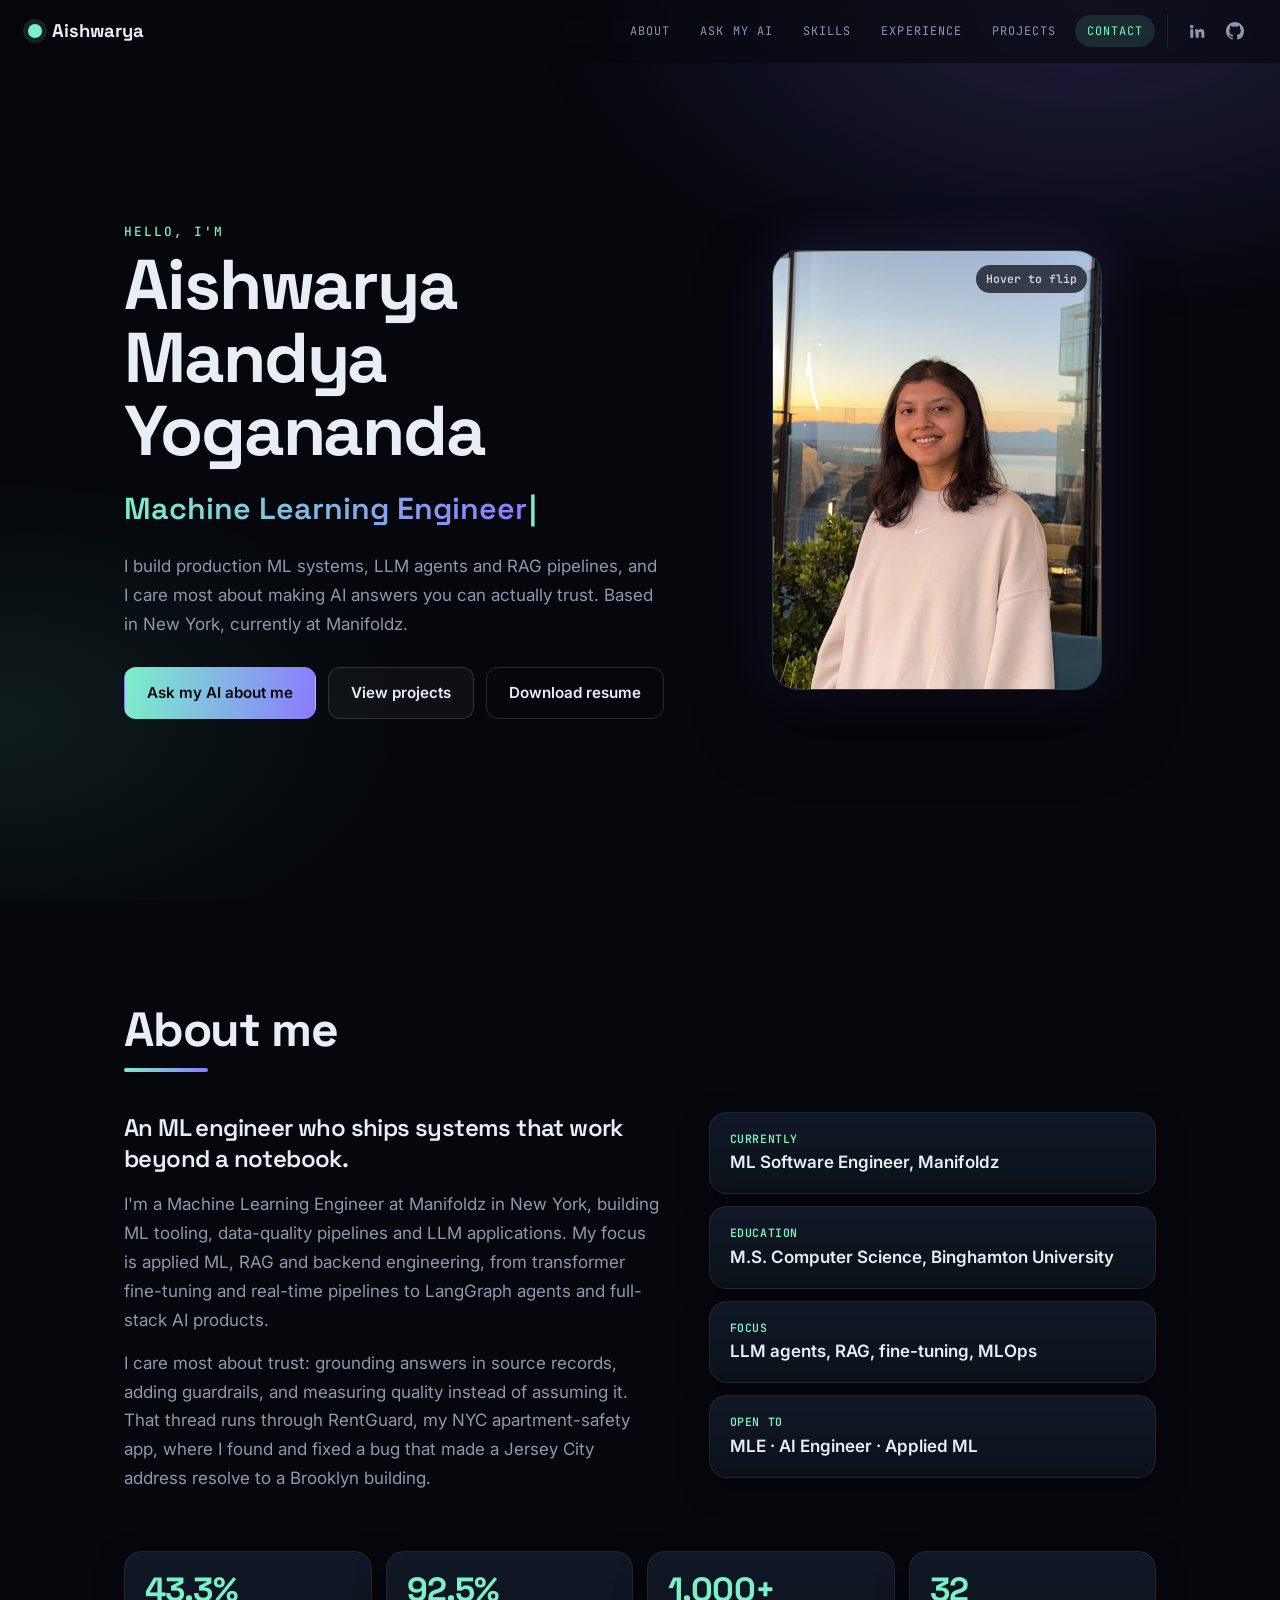
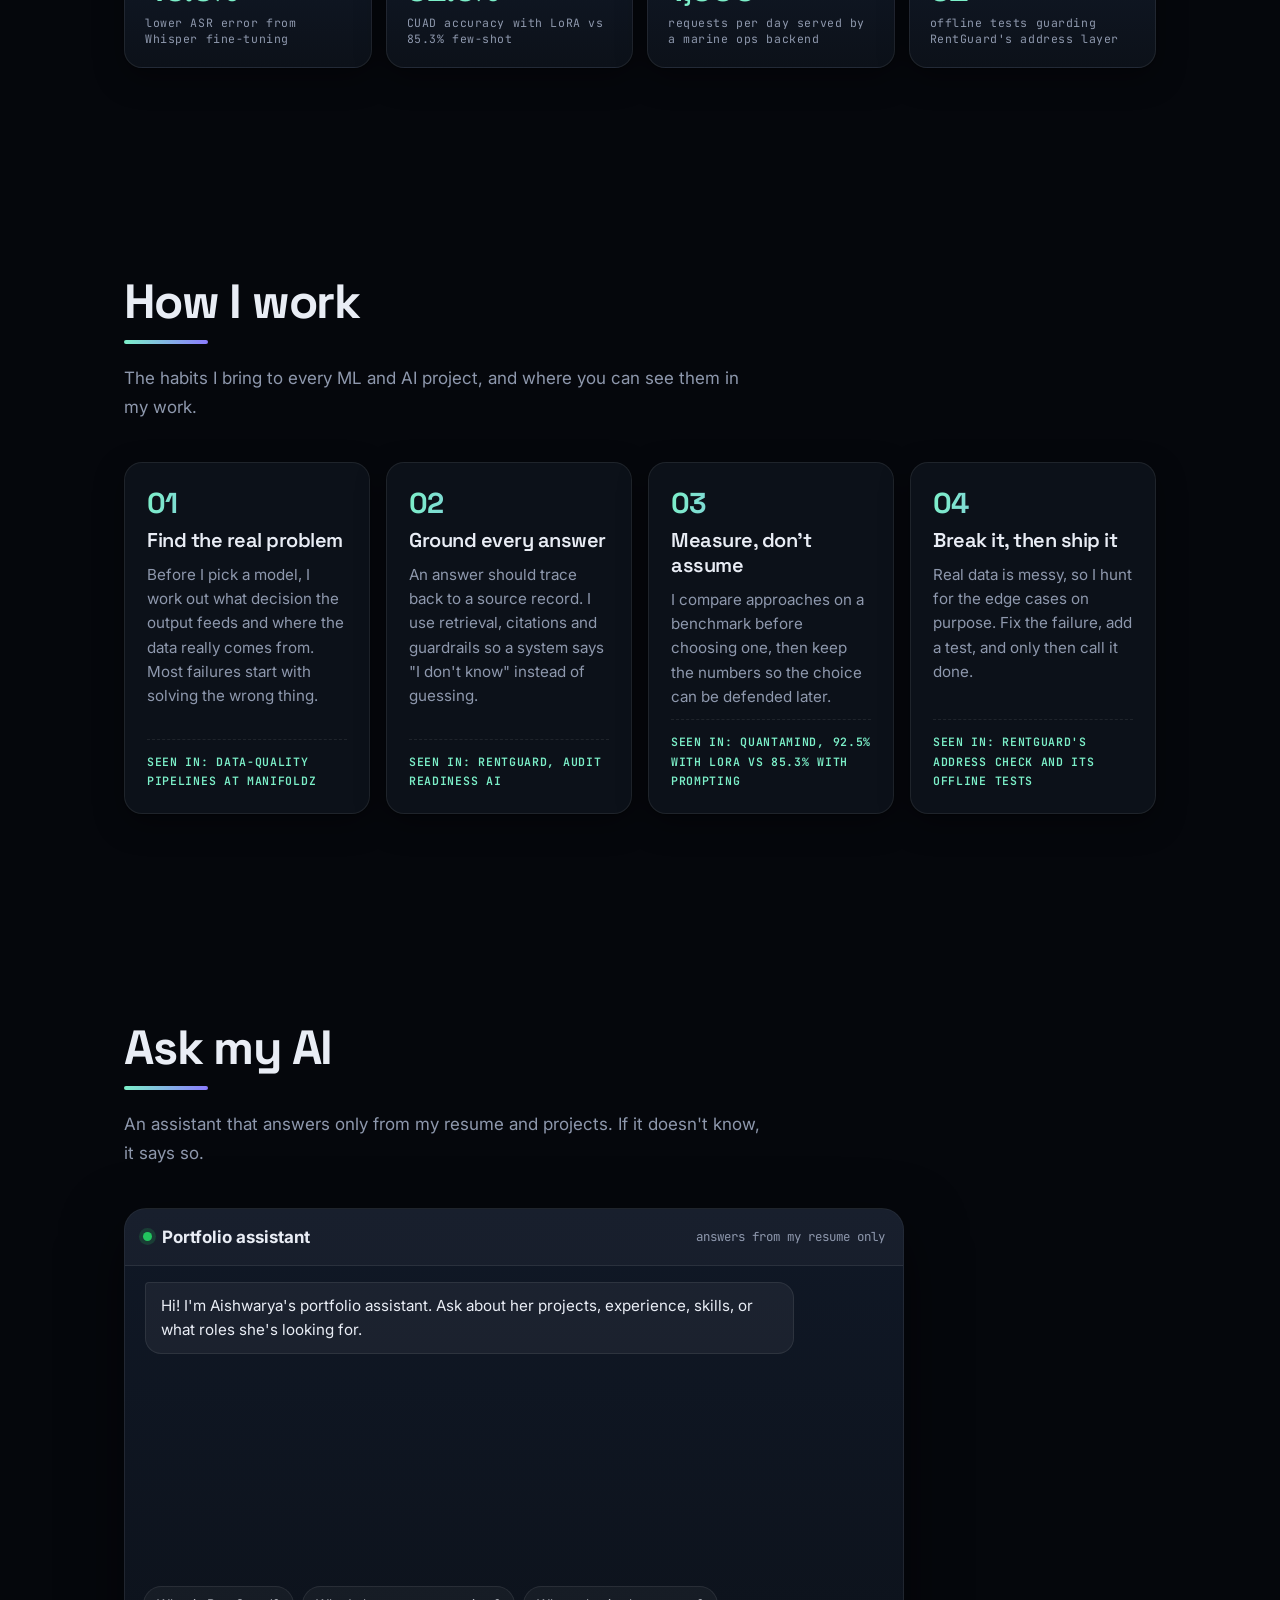
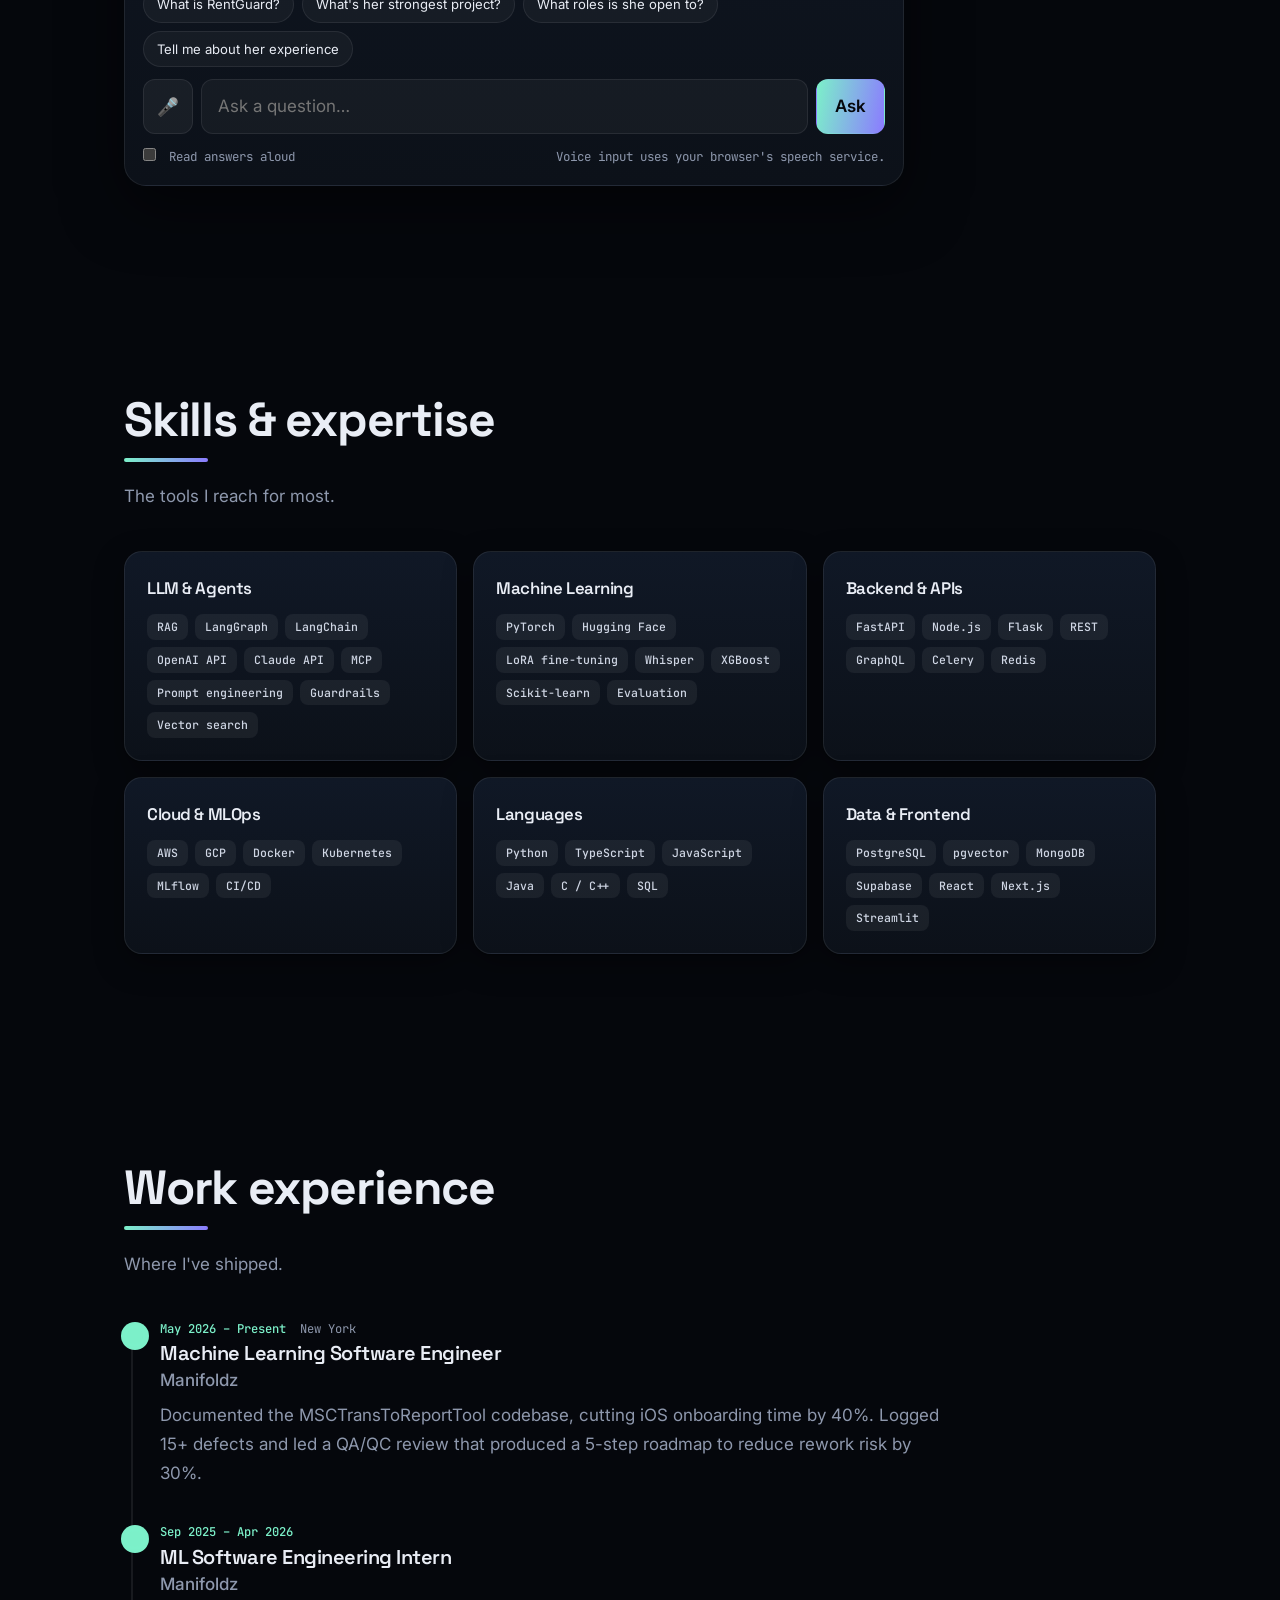
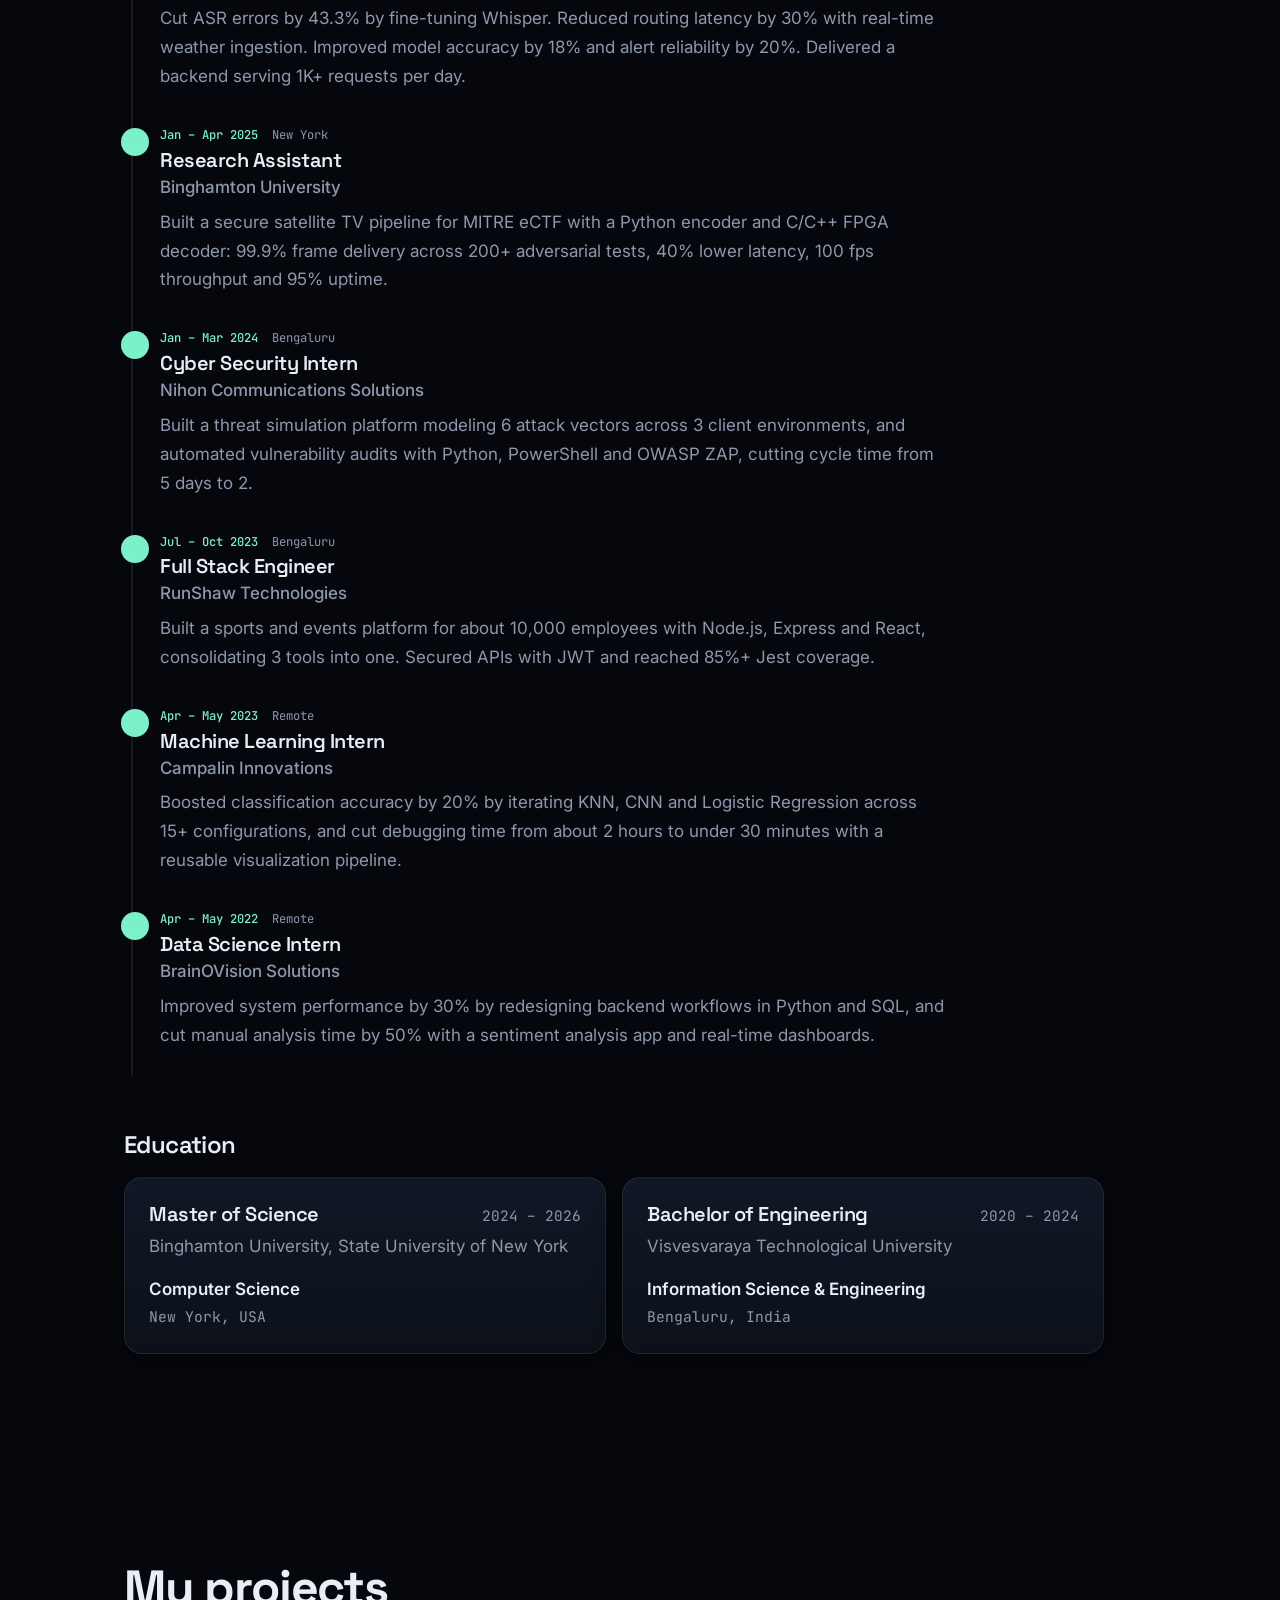
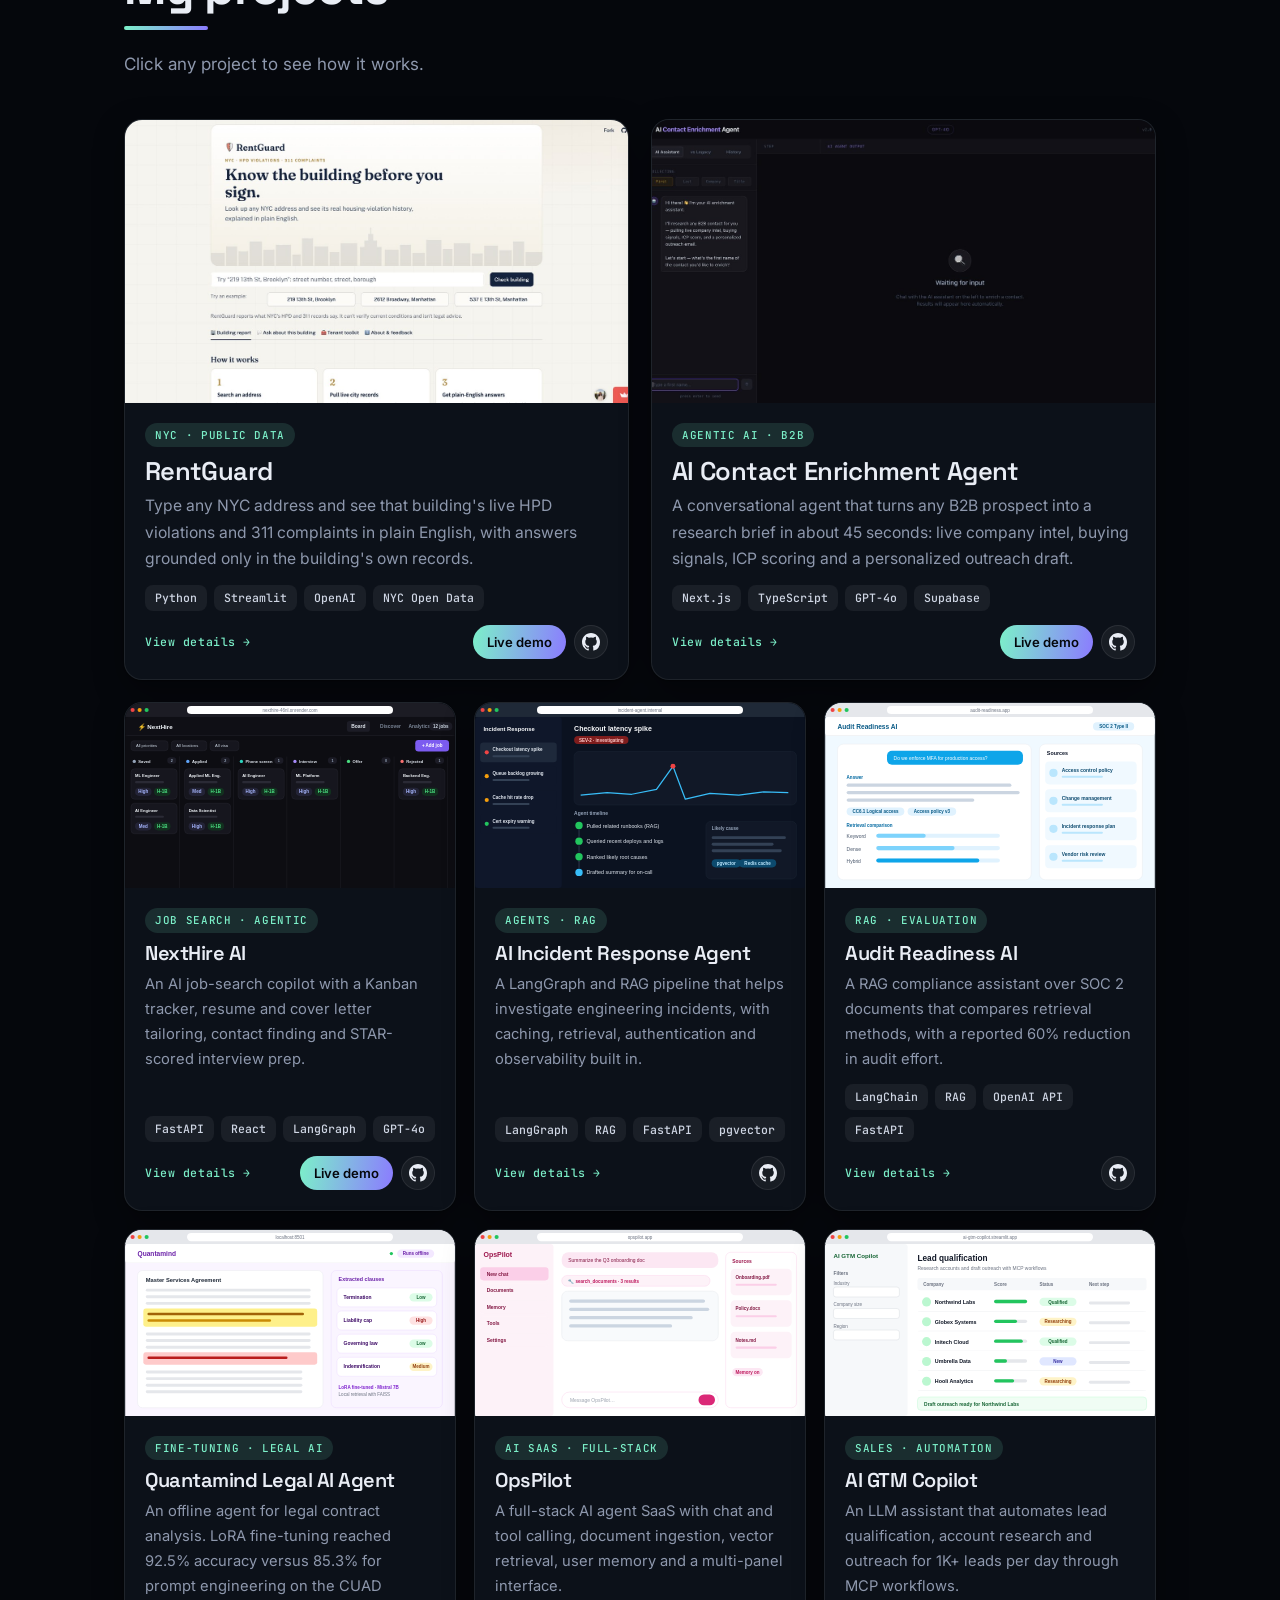
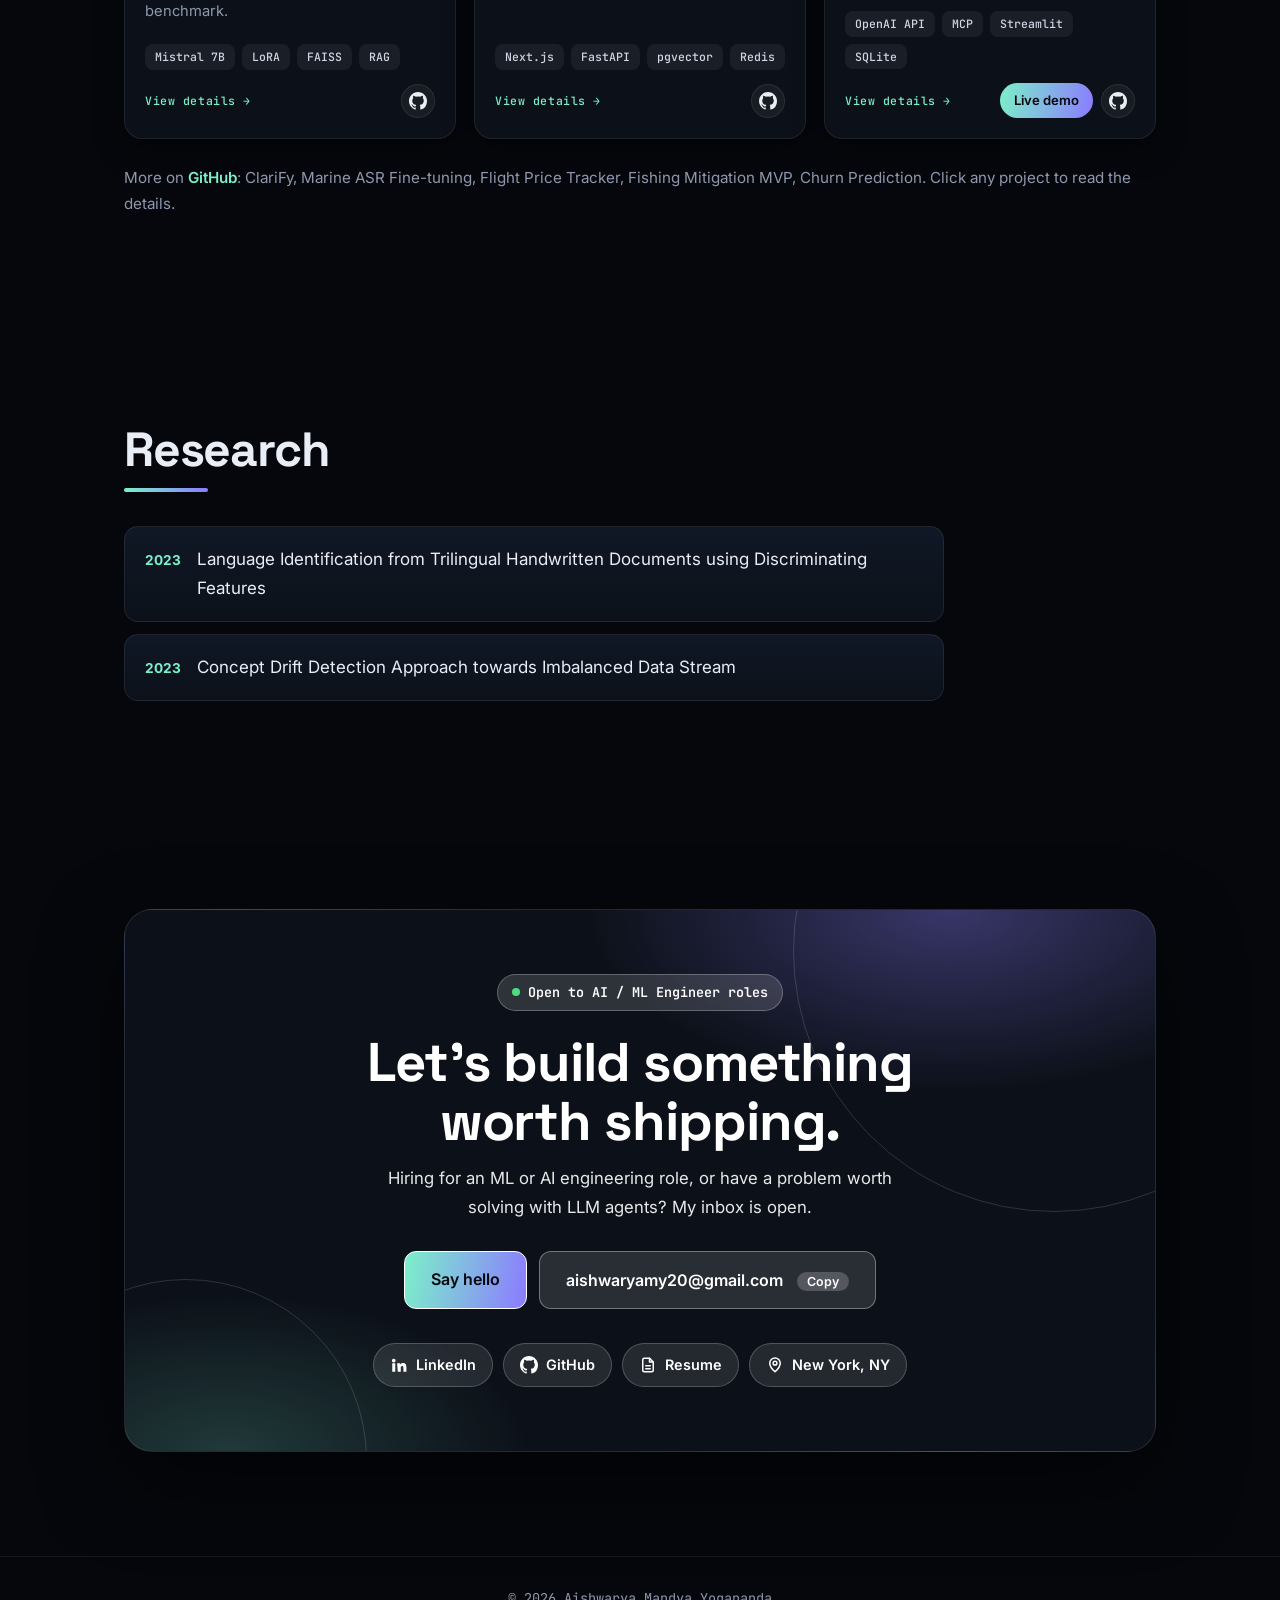
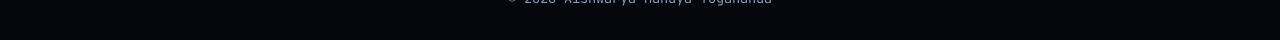
<file: index.html>
<!doctype html>
<html lang="en">
<head>
<meta charset="utf-8">
<meta name="viewport" content="width=device-width, initial-scale=1">
<title>Aishwarya Mandya Yogananda | AI / ML Engineer</title>
<meta name="description" content="Aishwarya Mandya Yogananda is a Machine Learning Engineer in New York who builds production ML systems, LLM agents and RAG pipelines.">
<link rel="icon" href="data:image/svg+xml,<svg xmlns='http://www.w3.org/2000/svg' viewBox='0 0 100 100'><circle cx='50' cy='50' r='46' fill='%234f46e5'/><circle cx='50' cy='50' r='16' fill='white'/></svg>">
<link rel="preconnect" href="https://fonts.googleapis.com">
<link rel="preconnect" href="https://fonts.gstatic.com" crossorigin>
<link href="https://fonts.googleapis.com/css2?family=Inter:wght@400;500;600&family=Space+Grotesk:wght@500;600;700&family=JetBrains+Mono:wght@400;500&display=swap" rel="stylesheet">
<link rel="stylesheet" href="styles.css">
</head>
<body>
<div id="progress" aria-hidden="true"></div>

<header class="nav" id="nav">
  <a class="brand" href="#top"><i class="dot"></i> Aishwarya</a>
  <nav aria-label="Primary">
    <a href="#about">About</a>
    <a href="#ask">Ask my AI</a>
    <a href="#skills">Skills</a>
    <a href="#experience">Experience</a>
    <a href="#projects">Projects</a>
    <a href="#contact">Contact</a>
  </nav>
  <div class="nav-social"><a href="https://linkedin.com/in/aishwaryamy" target="_blank" rel="noopener" aria-label="LinkedIn" title="LinkedIn"><svg viewBox="0 0 24 24" width="18" height="18" fill="currentColor"><path d="M4.98 3.5a2.5 2.5 0 1 1 0 5 2.5 2.5 0 0 1 0-5zM3 9.75h4V21H3zM9.5 9.75h3.8v1.6h.05c.53-1 1.82-2 3.75-2 4 0 4.75 2.63 4.75 6.05V21h-4v-4.9c0-1.17-.02-2.67-1.63-2.67-1.63 0-1.88 1.27-1.88 2.58V21h-4z"/></svg></a><a href="https://github.com/aishwaryamy" target="_blank" rel="noopener" aria-label="GitHub" title="GitHub"><svg viewBox="0 0 16 16" width="18" height="18" fill="currentColor"><path d="M8 0C3.58 0 0 3.58 0 8c0 3.54 2.29 6.53 5.47 7.59.4.07.55-.17.55-.38v-1.33c-2.23.48-2.7-1.07-2.7-1.07-.36-.92-.89-1.17-.89-1.17-.73-.5.06-.49.06-.49.8.06 1.23.83 1.23.83.72 1.22 1.88.87 2.33.66.07-.52.28-.87.5-1.07-1.78-.2-3.64-.89-3.64-3.95 0-.87.31-1.59.83-2.15-.08-.2-.36-1.02.08-2.12 0 0 .67-.21 2.2.82a7.6 7.6 0 0 1 4 0c1.53-1.04 2.2-.82 2.2-.82.44 1.1.16 1.92.08 2.12.51.56.82 1.28.82 2.15 0 3.07-1.87 3.75-3.65 3.95.29.25.54.73.54 1.48v2.2c0 .21.15.46.55.38A8.01 8.01 0 0 0 16 8c0-4.42-3.58-8-8-8z"/></svg></a></div>
</header>

<main id="top">
<!-- HERO -->
<section class="hero">
    <div class="wrap hero-grid">
    <div class="hero-copy">
      <p class="hello rise" style="--d:0ms">Hello, I'm</p>
      <h1 class="rise" style="--d:100ms">Aishwarya<br>Mandya Yogananda</h1>
      <p class="role rise" style="--d:200ms"><span id="type"></span><span class="caret">|</span></p>
      <p class="intro rise" style="--d:300ms">I build production ML systems, LLM agents and RAG pipelines, and I care most about making AI answers you can actually trust. Based in New York, currently at Manifoldz.</p>
      <div class="cta rise" style="--d:400ms">
        <a class="btn primary" href="#ask">Ask my AI about me</a>
        <a class="btn" href="#projects">View projects</a>
        <a class="btn ghost" href="AishwaryaMY_resume.pdf" target="_blank" rel="noopener">Download resume</a>
      </div>
    </div>
    <div class="hero-photo rise pcard" style="--d:250ms" tabindex="0" aria-label="Profile card, hover or tap to flip">
      <div class="pc-inner">
        <div class="pc-face pc-front">
          <img src="profile.jpg" alt="Aishwarya Mandya Yogananda">
          <span class="pc-hint">Hover to flip</span>
        </div>
        <div class="pc-face pc-back">
          <div class="pc-av"><img src="profile.jpg" alt=""></div>
          <h3>Aishwarya</h3>
          <p class="pc-handle">@aishwaryamy</p>
          <p class="pc-quote">Making AI answers you can actually trust, and having fun shipping them.</p>
          <div class="pc-btns">
            <a href="https://linkedin.com/in/aishwaryamy" target="_blank" rel="noopener"><svg viewBox="0 0 24 24" width="18" height="18" fill="currentColor"><path d="M4.98 3.5a2.5 2.5 0 1 1 0 5 2.5 2.5 0 0 1 0-5zM3 9.75h4V21H3zM9.5 9.75h3.8v1.6h.05c.53-1 1.82-2 3.75-2 4 0 4.75 2.63 4.75 6.05V21h-4v-4.9c0-1.17-.02-2.67-1.63-2.67-1.63 0-1.88 1.27-1.88 2.58V21h-4z"/></svg>LinkedIn</a>
            <a href="https://github.com/aishwaryamy" target="_blank" rel="noopener"><svg viewBox="0 0 16 16" width="18" height="18" fill="currentColor"><path d="M8 0C3.58 0 0 3.58 0 8c0 3.54 2.29 6.53 5.47 7.59.4.07.55-.17.55-.38v-1.33c-2.23.48-2.7-1.07-2.7-1.07-.36-.92-.89-1.17-.89-1.17-.73-.5.06-.49.06-.49.8.06 1.23.83 1.23.83.72 1.22 1.88.87 2.33.66.07-.52.28-.87.5-1.07-1.78-.2-3.64-.89-3.64-3.95 0-.87.31-1.59.83-2.15-.08-.2-.36-1.02.08-2.12 0 0 .67-.21 2.2.82a7.6 7.6 0 0 1 4 0c1.53-1.04 2.2-.82 2.2-.82.44 1.1.16 1.92.08 2.12.51.56.82 1.28.82 2.15 0 3.07-1.87 3.75-3.65 3.95.29.25.54.73.54 1.48v2.2c0 .21.15.46.55.38A8.01 8.01 0 0 0 16 8c0-4.42-3.58-8-8-8z"/></svg>GitHub</a>
          </div>
          <a class="pc-res" href="AishwaryaMY_resume.pdf" target="_blank" rel="noopener"><svg viewBox="0 0 24 24" width="18" height="18" fill="none" stroke="currentColor" stroke-width="2" stroke-linecap="round" stroke-linejoin="round"><path d="M14 3H7a2 2 0 0 0-2 2v14a2 2 0 0 0 2 2h10a2 2 0 0 0 2-2V8z"/><path d="M14 3v5h5M9 13h6M9 17h6"/></svg>Resume</a>
        </div>
      </div>
    </div>
  </div>
</section>

<!-- ABOUT -->
<section id="about" class="section">
  <div class="wrap">
    <h2 class="title reveal">About me</h2>
    <div class="about-grid">
      <div class="reveal">
        <h3 class="sub">An ML engineer who ships systems that work beyond a notebook.</h3>
        <p>I'm a Machine Learning Engineer at Manifoldz in New York, building ML tooling, data-quality pipelines and LLM applications. My focus is applied ML, RAG and backend engineering, from transformer fine-tuning and real-time pipelines to LangGraph agents and full-stack AI products.</p>
        <p>I care most about trust: grounding answers in source records, adding guardrails, and measuring quality instead of assuming it. That thread runs through RentGuard, my NYC apartment-safety app, where I found and fixed a bug that made a Jersey City address resolve to a Brooklyn building.</p>
      </div>
      <div class="facts">
        <div class="fact reveal"><span>Currently</span><b>ML Software Engineer, Manifoldz</b></div>
        <div class="fact reveal"><span>Education</span><b>M.S. Computer Science, Binghamton University</b></div>
        <div class="fact reveal"><span>Focus</span><b>LLM agents, RAG, fine-tuning, MLOps</b></div>
        <div class="fact reveal"><span>Open to</span><b>MLE · AI Engineer · Applied ML</b></div>
      </div>
    </div>
    <div class="stats">
      <div class="stat reveal"><b data-count="43.3" data-dec="1" data-suffix="%">0</b><span>lower ASR error from Whisper fine-tuning</span></div>
      <div class="stat reveal"><b data-count="92.5" data-dec="1" data-suffix="%">0</b><span>CUAD accuracy with LoRA vs 85.3% few-shot</span></div>
      <div class="stat reveal"><b data-count="1000" data-suffix="+">0</b><span>requests per day served by a marine ops backend</span></div>
      <div class="stat reveal"><b data-count="32" data-suffix="">0</b><span>offline tests guarding RentGuard's address layer</span></div>
    </div>
  </div>
</section>

<!-- HOW I WORK -->
<section id="how" class="section">
  <div class="wrap">
    <h2 class="title reveal">How I work</h2>
    <p class="lede reveal">The habits I bring to every ML and AI project, and where you can see them in my work.</p>
    <div class="how-grid">
      <article class="how-card reveal"><span class="how-n">01</span><h3>Find the real problem</h3><p>Before I pick a model, I work out what decision the output feeds and where the data really comes from. Most failures start with solving the wrong thing.</p><small>Seen in: data-quality pipelines at Manifoldz</small></article>
      <article class="how-card reveal"><span class="how-n">02</span><h3>Ground every answer</h3><p>An answer should trace back to a source record. I use retrieval, citations and guardrails so a system says "I don't know" instead of guessing.</p><small>Seen in: RentGuard, Audit Readiness AI</small></article>
      <article class="how-card reveal"><span class="how-n">03</span><h3>Measure, don't assume</h3><p>I compare approaches on a benchmark before choosing one, then keep the numbers so the choice can be defended later.</p><small>Seen in: Quantamind, 92.5% with LoRA vs 85.3% with prompting</small></article>
      <article class="how-card reveal"><span class="how-n">04</span><h3>Break it, then ship it</h3><p>Real data is messy, so I hunt for the edge cases on purpose. Fix the failure, add a test, and only then call it done.</p><small>Seen in: RentGuard's address check and its offline tests</small></article>
    </div>
  </div>
</section>

<!-- ASK MY AI -->
<section id="ask" class="section tint">
  <div class="wrap">
    <h2 class="title reveal">Ask my AI</h2>
    <p class="lede reveal">An assistant that answers only from my resume and projects. If it doesn't know, it says so.</p>
    <div class="chat reveal">
      <div class="chat-top"><i></i><b>Portfolio assistant</b><span>answers from my resume only</span></div>
      <div class="log" id="log" aria-live="polite">
        <div class="msg bot">Hi! I'm Aishwarya's portfolio assistant. Ask about her projects, experience, skills, or what roles she's looking for.</div>
      </div>
      <div class="chips" id="chips">
        <button type="button">What is RentGuard?</button>
        <button type="button">What's her strongest project?</button>
        <button type="button">What roles is she open to?</button>
        <button type="button">Tell me about her experience</button>
      </div>
      <form id="askForm" autocomplete="off">
        <button type="button" id="mic" class="icon" aria-label="Ask with your voice" title="Ask with your voice">🎤</button>
        <input id="q" type="text" maxlength="300" placeholder="Ask a question…" aria-label="Your question">
        <button type="submit" class="send">Ask</button>
      </form>
      <div class="chat-foot">
        <label class="toggle"><input type="checkbox" id="speak"> Read answers aloud</label>
        <span id="voiceNote">Voice input uses your browser's speech service.</span>
      </div>
    </div>
  </div>
</section>

<!-- SKILLS -->
<section id="skills" class="section">
  <div class="wrap">
    <h2 class="title reveal">Skills &amp; expertise</h2>
    <p class="lede reveal">The tools I reach for most.</p>
    <div class="skill-grid">
      <div class="skill reveal"><h3>LLM &amp; Agents</h3><div class="tags"><i>RAG</i><i>LangGraph</i><i>LangChain</i><i>OpenAI API</i><i>Claude API</i><i>MCP</i><i>Prompt engineering</i><i>Guardrails</i><i>Vector search</i></div></div>
      <div class="skill reveal"><h3>Machine Learning</h3><div class="tags"><i>PyTorch</i><i>Hugging Face</i><i>LoRA fine-tuning</i><i>Whisper</i><i>XGBoost</i><i>Scikit-learn</i><i>Evaluation</i></div></div>
      <div class="skill reveal"><h3>Backend &amp; APIs</h3><div class="tags"><i>FastAPI</i><i>Node.js</i><i>Flask</i><i>REST</i><i>GraphQL</i><i>Celery</i><i>Redis</i></div></div>
      <div class="skill reveal"><h3>Cloud &amp; MLOps</h3><div class="tags"><i>AWS</i><i>GCP</i><i>Docker</i><i>Kubernetes</i><i>MLflow</i><i>CI/CD</i></div></div>
      <div class="skill reveal"><h3>Languages</h3><div class="tags"><i>Python</i><i>TypeScript</i><i>JavaScript</i><i>Java</i><i>C / C++</i><i>SQL</i></div></div>
      <div class="skill reveal"><h3>Data &amp; Frontend</h3><div class="tags"><i>PostgreSQL</i><i>pgvector</i><i>MongoDB</i><i>Supabase</i><i>React</i><i>Next.js</i><i>Streamlit</i></div></div>
    </div>
  </div>
</section>

<!-- EXPERIENCE -->
<section id="experience" class="section tint">
  <div class="wrap">
    <h2 class="title reveal">Work experience</h2>
    <p class="lede reveal">Where I've shipped.</p>
    <div class="timeline" id="timeline">
      <div class="line"><div id="lineFill"></div></div>
      <div class="job reveal">
        <div class="meta"><time>May 2026 – Present</time><span>New York</span></div>
        <h3>Machine Learning Software Engineer</h3><em>Manifoldz</em>
        <p>Documented the MSCTransToReportTool codebase, cutting iOS onboarding time by 40%. Logged 15+ defects and led a QA/QC review that produced a 5-step roadmap to reduce rework risk by 30%.</p>
      </div>
      <div class="job reveal">
        <div class="meta"><time>Sep 2025 – Apr 2026</time></div>
        <h3>ML Software Engineering Intern</h3><em>Manifoldz</em>
        <p>Cut ASR errors by 43.3% by fine-tuning Whisper. Reduced routing latency by 30% with real-time weather ingestion. Improved model accuracy by 18% and alert reliability by 20%. Delivered a backend serving 1K+ requests per day.</p>
      </div>
      <div class="job reveal">
        <div class="meta"><time>Jan – Apr 2025</time><span>New York</span></div>
        <h3>Research Assistant</h3><em>Binghamton University</em>
        <p>Built a secure satellite TV pipeline for MITRE eCTF with a Python encoder and C/C++ FPGA decoder: 99.9% frame delivery across 200+ adversarial tests, 40% lower latency, 100 fps throughput and 95% uptime.</p>
      </div>
      <div class="job reveal">
        <div class="meta"><time>Jan – Mar 2024</time><span>Bengaluru</span></div>
        <h3>Cyber Security Intern</h3><em>Nihon Communications Solutions</em>
        <p>Built a threat simulation platform modeling 6 attack vectors across 3 client environments, and automated vulnerability audits with Python, PowerShell and OWASP ZAP, cutting cycle time from 5 days to 2.</p>
      </div>
      <div class="job reveal">
        <div class="meta"><time>Jul – Oct 2023</time><span>Bengaluru</span></div>
        <h3>Full Stack Engineer</h3><em>RunShaw Technologies</em>
        <p>Built a sports and events platform for about 10,000 employees with Node.js, Express and React, consolidating 3 tools into one. Secured APIs with JWT and reached 85%+ Jest coverage.</p>
      </div>
      <div class="job reveal">
        <div class="meta"><time>Apr – May 2023</time><span>Remote</span></div>
        <h3>Machine Learning Intern</h3><em>Campalin Innovations</em>
        <p>Boosted classification accuracy by 20% by iterating KNN, CNN and Logistic Regression across 15+ configurations, and cut debugging time from about 2 hours to under 30 minutes with a reusable visualization pipeline.</p>
      </div>
      <div class="job reveal">
        <div class="meta"><time>Apr – May 2022</time><span>Remote</span></div>
        <h3>Data Science Intern</h3><em>BrainOVision Solutions</em>
        <p>Improved system performance by 30% by redesigning backend workflows in Python and SQL, and cut manual analysis time by 50% with a sentiment analysis app and real-time dashboards.</p>
      </div>
    </div>
    <h3 class="sub edu-h reveal">Education</h3>
    <div class="edu-grid">
      <div class="edu reveal"><div class="edu-top"><h3>Master of Science</h3><time>2024 – 2026</time></div><p class="school">Binghamton University, State University of New York</p><p class="prog">Computer Science</p><p class="when">New York, USA</p></div>
      <div class="edu reveal"><div class="edu-top"><h3>Bachelor of Engineering</h3><time>2020 – 2024</time></div><p class="school">Visvesvaraya Technological University</p><p class="prog">Information Science &amp; Engineering</p><p class="when">Bengaluru, India</p></div>
    </div>
  </div>
</section>

<!-- PROJECTS -->
<section id="projects" class="section">
  <div class="wrap">
    <h2 class="title reveal">My projects</h2>
    <p class="lede reveal">Click any project to see how it works.</p>
    <div class="feature-row" id="featured"></div>
    <div class="proj-grid" id="projGrid"></div>
    <p class="more reveal">More on <a href="https://github.com/aishwaryamy" target="_blank" rel="noopener">GitHub</a>: ClariFy, Marine ASR Fine-tuning, Flight Price Tracker, Fishing Mitigation MVP, Churn Prediction. Click any project to read the details.</p>
  </div>
</section>

<!-- RESEARCH -->
<section class="section tint">
  <div class="wrap">
    <h2 class="title reveal">Research</h2>
    <div class="papers">
      <a class="paper reveal" href="https://www.ijres.org/papers/Volume-11/Issue-6/1106207213.pdf" target="_blank" rel="noopener"><span>2023</span>Language Identification from Trilingual Handwritten Documents using Discriminating Features</a>
      <a class="paper reveal" href="https://www.ijera.com/papers/vol13no10/1310126131.pdf" target="_blank" rel="noopener"><span>2023</span>Concept Drift Detection Approach towards Imbalanced Data Stream</a>
    </div>
  </div>
</section>

<!-- CONTACT -->
<section id="contact" class="section">
  <div class="wrap">
    <div class="touch reveal">
      <span class="open-now"><i></i>Open to AI / ML Engineer roles</span>
      <h2>Let's build something<br>worth shipping.</h2>
      <p>Hiring for an ML or AI engineering role, or have a problem worth solving with LLM agents? My inbox is open.</p>
      <div class="touch-actions">
        <a class="btn primary big" href="mailto:aishwaryamy20@gmail.com">Say hello</a>
        <button class="btn big" id="copyMail" type="button">aishwaryamy20@gmail.com <span id="copyTag">Copy</span></button>
      </div>
      <div class="touch-links">
        <a href="https://linkedin.com/in/aishwaryamy" target="_blank" rel="noopener"><svg viewBox="0 0 24 24" width="18" height="18" fill="currentColor"><path d="M4.98 3.5a2.5 2.5 0 1 1 0 5 2.5 2.5 0 0 1 0-5zM3 9.75h4V21H3zM9.5 9.75h3.8v1.6h.05c.53-1 1.82-2 3.75-2 4 0 4.75 2.63 4.75 6.05V21h-4v-4.9c0-1.17-.02-2.67-1.63-2.67-1.63 0-1.88 1.27-1.88 2.58V21h-4z"/></svg>LinkedIn</a>
        <a href="https://github.com/aishwaryamy" target="_blank" rel="noopener"><svg viewBox="0 0 16 16" width="18" height="18" fill="currentColor"><path d="M8 0C3.58 0 0 3.58 0 8c0 3.54 2.29 6.53 5.47 7.59.4.07.55-.17.55-.38v-1.33c-2.23.48-2.7-1.07-2.7-1.07-.36-.92-.89-1.17-.89-1.17-.73-.5.06-.49.06-.49.8.06 1.23.83 1.23.83.72 1.22 1.88.87 2.33.66.07-.52.28-.87.5-1.07-1.78-.2-3.64-.89-3.64-3.95 0-.87.31-1.59.83-2.15-.08-.2-.36-1.02.08-2.12 0 0 .67-.21 2.2.82a7.6 7.6 0 0 1 4 0c1.53-1.04 2.2-.82 2.2-.82.44 1.1.16 1.92.08 2.12.51.56.82 1.28.82 2.15 0 3.07-1.87 3.75-3.65 3.95.29.25.54.73.54 1.48v2.2c0 .21.15.46.55.38A8.01 8.01 0 0 0 16 8c0-4.42-3.58-8-8-8z"/></svg>GitHub</a>
        <a href="AishwaryaMY_resume.pdf" target="_blank" rel="noopener"><svg viewBox="0 0 24 24" width="18" height="18" fill="none" stroke="currentColor" stroke-width="2" stroke-linecap="round" stroke-linejoin="round"><path d="M14 3H7a2 2 0 0 0-2 2v14a2 2 0 0 0 2 2h10a2 2 0 0 0 2-2V8z"/><path d="M14 3v5h5M9 13h6M9 17h6"/></svg>Resume</a>
        <span><svg viewBox="0 0 24 24" width="18" height="18" fill="none" stroke="currentColor" stroke-width="2" stroke-linecap="round" stroke-linejoin="round"><path d="M12 21s7-6.2 7-11.5A7 7 0 0 0 5 9.5C5 14.8 12 21 12 21z"/><circle cx="12" cy="9.5" r="2.5"/></svg>New York, NY</span>
      </div>
    </div>
  </div>
</section>
</main>

<div class="modal" id="modal" hidden>
  <div class="modal-bg" data-close></div>
  <div class="modal-card" role="dialog" aria-modal="true" aria-labelledby="mTitle">
    <button class="modal-x" data-close aria-label="Close">×</button>
    <img id="mImg" alt="">
    <div class="modal-body">
      <span class="badge" id="mBadge"></span>
      <h3 id="mTitle"></h3>
      <p class="m-lead" id="mLead"></p>
      <div id="mSections"></div>
      <div class="tags" id="mTags"></div>
      <div class="links" id="mLinks"></div>
    </div>
  </div>
</div>

<footer class="foot">© <span id="yr"></span> Aishwarya Mandya Yogananda</footer>
<script src="main.js"></script>
</body>
</html>
</file>
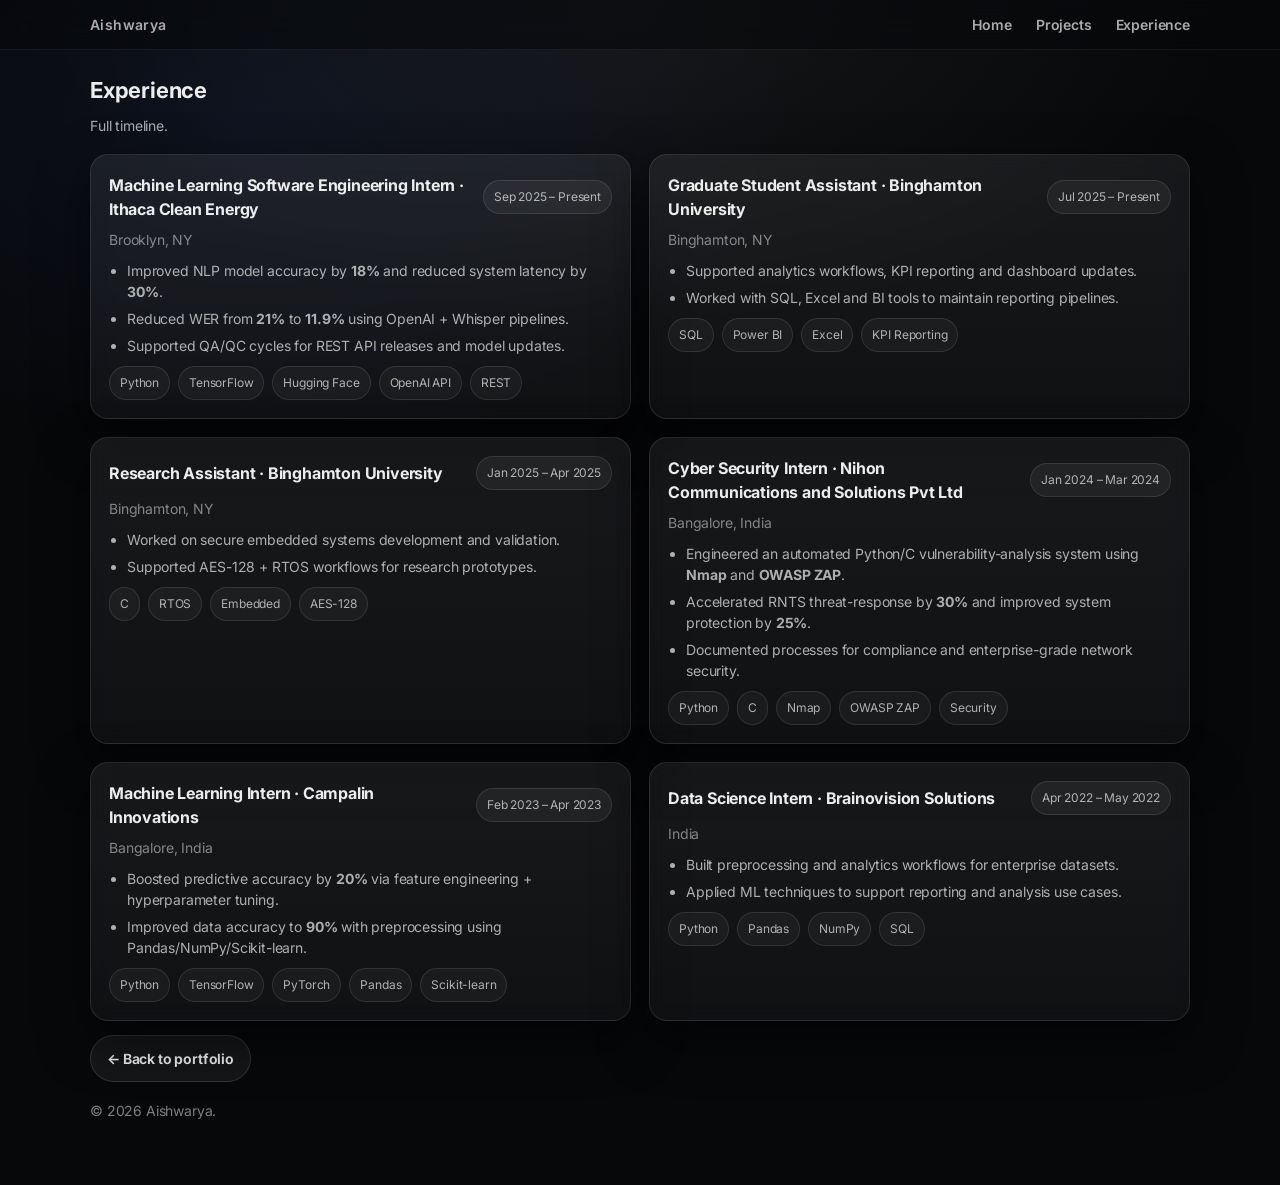
<file: experience.html>
<!doctype html>
<html lang="en">
<head>
  <meta charset="utf-8" />
  <meta name="viewport" content="width=device-width,initial-scale=1" />
  <title>Aishwarya | Experience</title>
  <meta name="description" content="Aishwarya — Experience timeline" />
  <link rel="preconnect" href="https://fonts.googleapis.com">
  <link rel="preconnect" href="https://fonts.gstatic.com" crossorigin>
  <link href="https://fonts.googleapis.com/css2?family=Inter:wght@400;500;600;700&display=swap" rel="stylesheet">
  <link rel="stylesheet" href="style.css" />
</head>

<body>
  <header class="site-header">
    <nav class="nav container">
      <a class="logo" href="portfolio.html" aria-label="Home">Aishwarya</a>
      <div class="nav-links">
        <a href="portfolio.html">Home</a>
        <a href="projects.html">Projects</a>
        <a href="experience.html" class="pill">Experience</a>
      </div>
    </nav>
  </header>


  <main class="container section">
    <div class="section-head">
      <h3>Experience</h3>
      <p class="small">Full timeline.</p>
    </div>

    <div class="projects">
      <!-- Ithaca -->
      <article class="card">
        <div class="project-top">
          <h4>Machine Learning Software Engineering Intern · Ithaca Clean Energy</h4>
          <span class="badge">Sep 2025 – Present</span>
        </div>
        <p class="small muted">Brooklyn, NY</p>
        <ul class="bullets">
          <li>Improved NLP model accuracy by <b>18%</b> and reduced system latency by <b>30%</b>.</li>
          <li>Reduced WER from <b>21%</b> to <b>11.9%</b> using OpenAI + Whisper pipelines.</li>
          <li>Supported QA/QC cycles for REST API releases and model updates.</li>
        </ul>
        <p class="chips">
          <span>Python</span><span>TensorFlow</span><span>Hugging Face</span><span>OpenAI API</span><span>REST</span>
        </p>
      </article>

      <!-- Graduate Student Assistant -->
      <article class="card">
        <div class="project-top">
          <h4>Graduate Student Assistant · Binghamton University</h4>
          <span class="badge">Jul 2025 – Present</span>
        </div>
        <p class="small muted">Binghamton, NY</p>
        <ul class="bullets">
          <li>Supported analytics workflows, KPI reporting and dashboard updates.</li>
          <li>Worked with SQL, Excel and BI tools to maintain reporting pipelines.</li>
        </ul>
        <p class="chips">
          <span>SQL</span><span>Power BI</span><span>Excel</span><span>KPI Reporting</span>
        </p>
      </article>

      <!-- Research Assistant -->
      <article class="card">
        <div class="project-top">
          <h4>Research Assistant · Binghamton University</h4>
          <span class="badge">Jan 2025 – Apr 2025</span>
        </div>
        <p class="small muted">Binghamton, NY</p>
        <ul class="bullets">
          <li>Worked on secure embedded systems development and validation.</li>
          <li>Supported AES-128 + RTOS workflows for research prototypes.</li>
        </ul>
        <p class="chips">
          <span>C</span><span>RTOS</span><span>Embedded</span><span>AES-128</span>
        </p>
      </article>

      <!-- Nihon -->
      <article class="card">
        <div class="project-top">
          <h4>Cyber Security Intern · Nihon Communications and Solutions Pvt Ltd</h4>
          <span class="badge">Jan 2024 – Mar 2024</span>
        </div>
        <p class="small muted">Bangalore, India</p>
        <ul class="bullets">
          <li>Engineered an automated Python/C vulnerability-analysis system using <b>Nmap</b> and <b>OWASP ZAP</b>.</li>
          <li>Accelerated RNTS threat-response by <b>30%</b> and improved system protection by <b>25%</b>.</li>
          <li>Documented processes for compliance and enterprise-grade network security.</li>
        </ul>
        <p class="chips">
          <span>Python</span><span>C</span><span>Nmap</span><span>OWASP ZAP</span><span>Security</span>
        </p>
      </article>

      <!-- Campalin -->
      <article class="card">
        <div class="project-top">
          <h4>Machine Learning Intern · Campalin Innovations</h4>
          <span class="badge">Feb 2023 – Apr 2023</span>
        </div>
        <p class="small muted">Bangalore, India</p>
        <ul class="bullets">
          <li>Boosted predictive accuracy by <b>20%</b> via feature engineering + hyperparameter tuning.</li>
          <li>Improved data accuracy to <b>90%</b> with preprocessing using Pandas/NumPy/Scikit-learn.</li>
        </ul>
        <p class="chips">
          <span>Python</span><span>TensorFlow</span><span>PyTorch</span><span>Pandas</span><span>Scikit-learn</span>
        </p>
      </article>

      <!-- Brainovision -->
      <article class="card">
        <div class="project-top">
          <h4>Data Science Intern · Brainovision Solutions</h4>
          <span class="badge">Apr 2022 – May 2022</span>
        </div>
        <p class="small muted">India</p>
        <ul class="bullets">
          <li>Built preprocessing and analytics workflows for enterprise datasets.</li>
          <li>Applied ML techniques to support reporting and analysis use cases.</li>
        </ul>
        <p class="chips">
          <span>Python</span><span>Pandas</span><span>NumPy</span><span>SQL</span>
        </p>
      </article>
    </div>

    <div style="margin-top:14px;">
      <a class="btn" href="portfolio.html">← Back to portfolio</a>
    </div>

    <p class="small muted" style="margin-top:18px;">© <span id="year"></span> Aishwarya.</p>
  </main>

  <script src="script.js"></script>
</body>
</html>
</file>
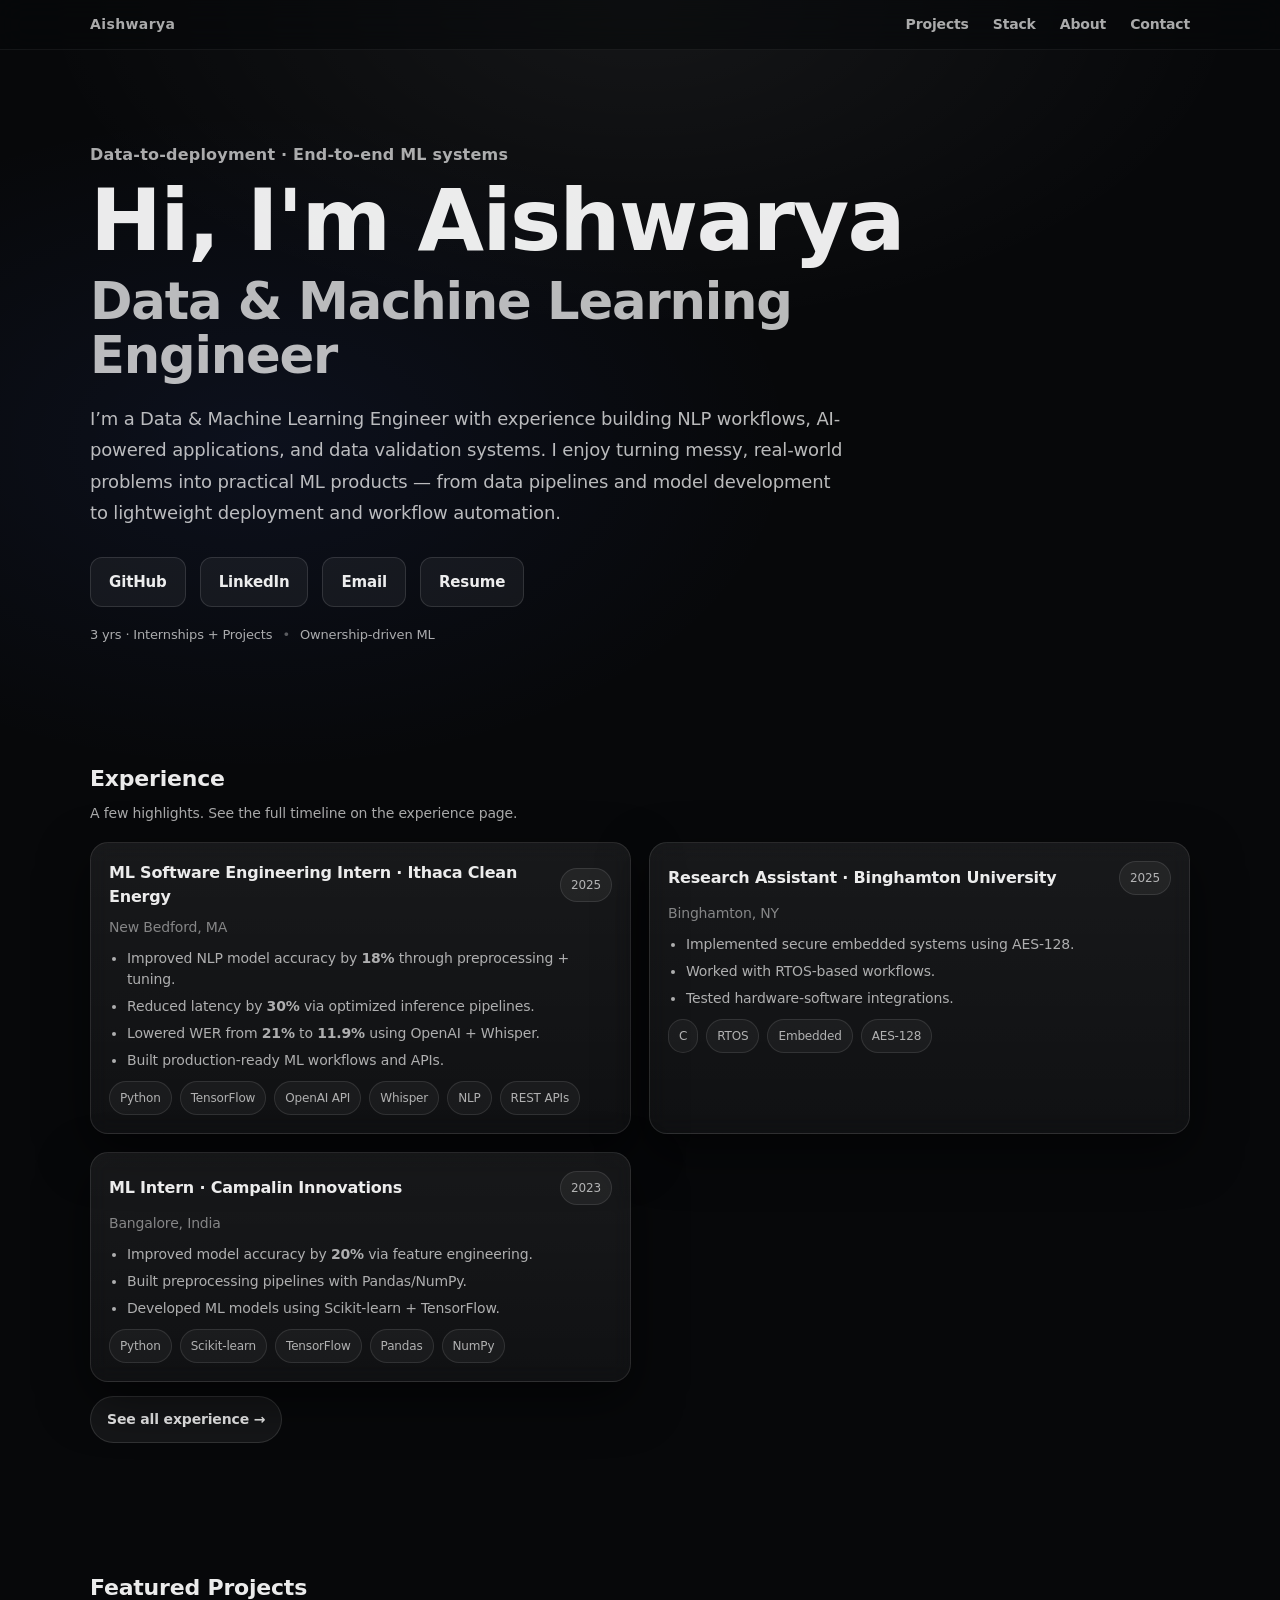
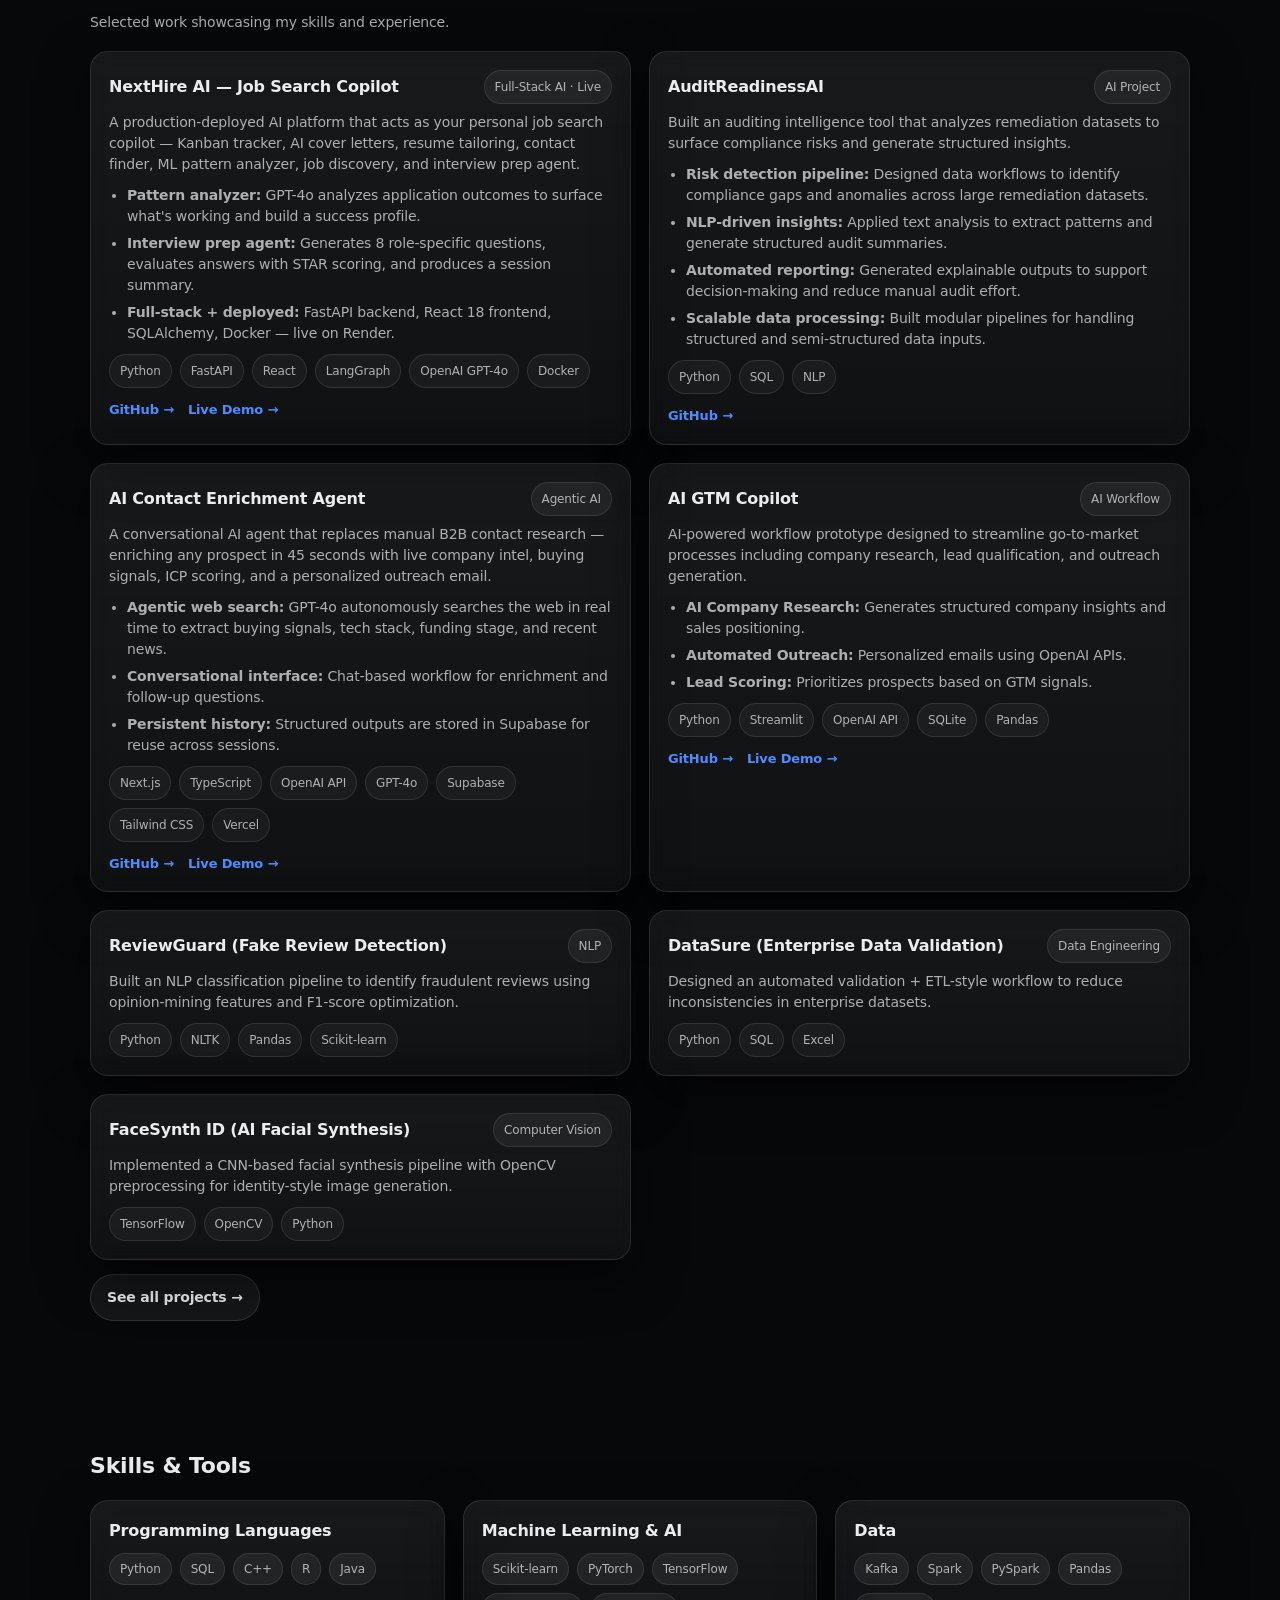
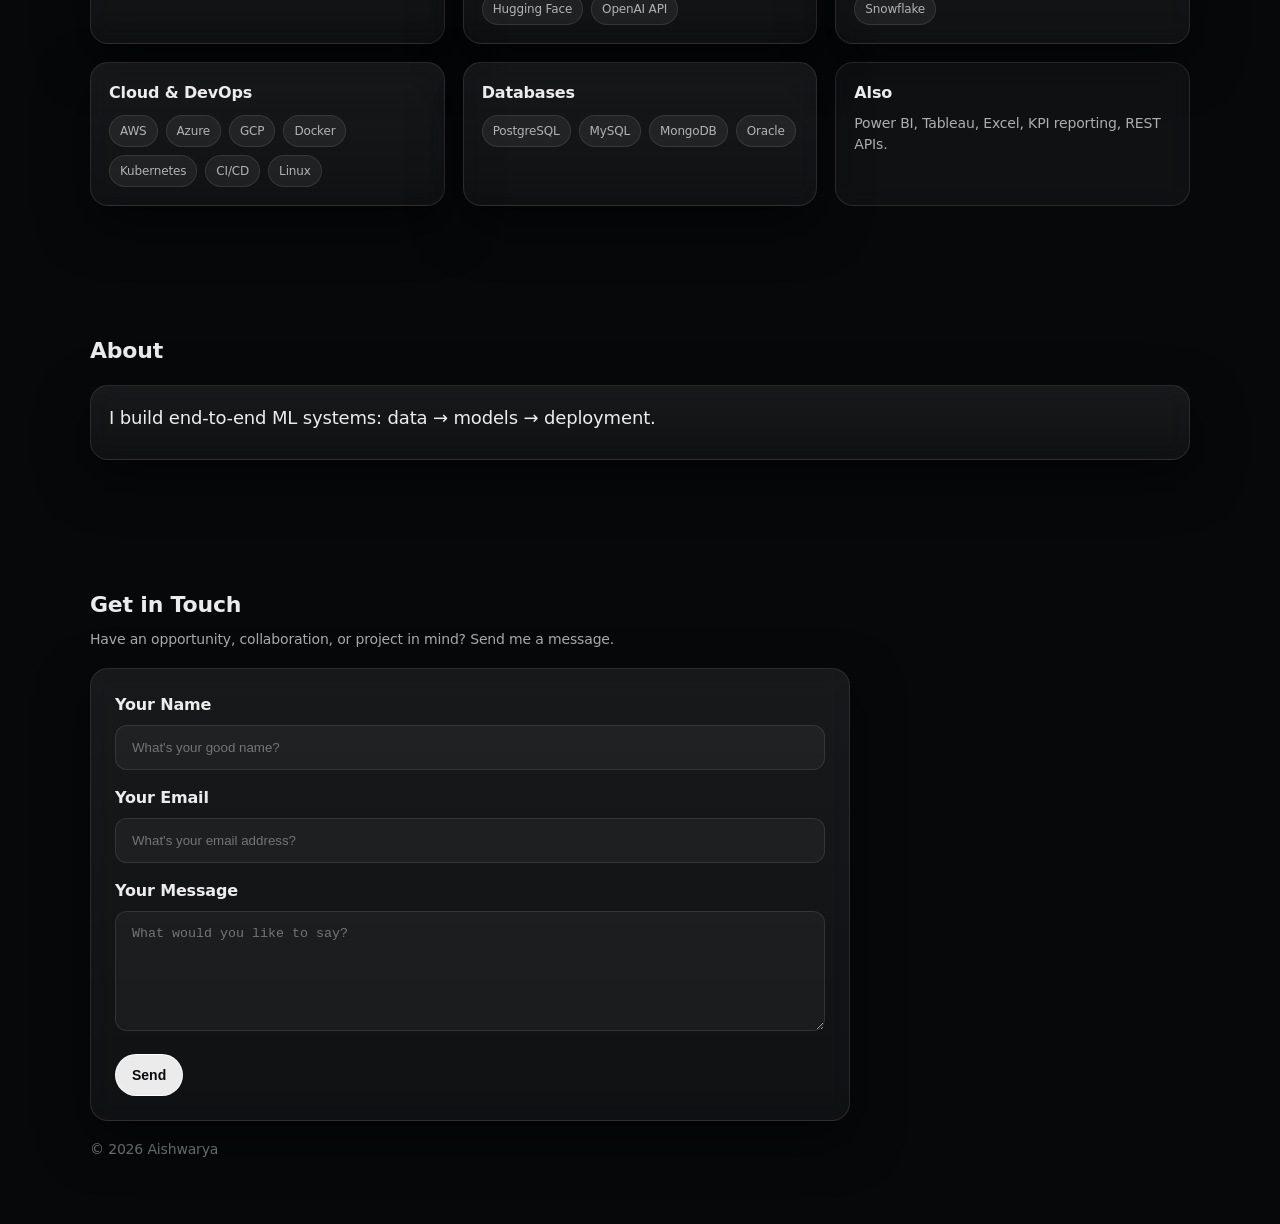
<file: portfolio.html>
<!doctype html>
<html lang="en">

<head>
  <meta charset="utf-8" />
  <meta name="viewport" content="width=device-width, initial-scale=1" />
  <title>Aishwarya Mandya Yogananda | Data & ML Engineer</title>
  <meta name="description"
    content="Aishwarya — Data & Machine Learning Engineer building scalable data systems and production ML." />
  <link rel="stylesheet" href="style.css" />
</head>

<body>

  <!-- HEADER -->
  <header class="site-header">
    <nav class="nav container">
      <a class="logo" href="index.html">Aishwarya</a>

      <div class="nav-links">
        <a href="#work">Projects</a>
        <a href="#stack">Stack</a>
        <a href="#about">About</a>
        <a href="#contact">Contact</a>
      </div>
    </nav>
  </header>

  <main id="top">

    <!-- HERO -->
    <section class="hero hero-premium container">
      <div class="hero-left">

        <p class="eyebrow">
          Data-to-deployment · End-to-end ML systems
        </p>

        <h1 class="hero-title">
          Hi, I'm Aishwarya 
        </h1>

        <h2 class="hero-subtitle">
          Data & Machine Learning Engineer
        </h2>

        <p class="lead hero-intro">
          I’m a Data & Machine Learning Engineer with experience building NLP workflows,
          AI-powered applications, and data validation systems. I enjoy turning messy,
          real-world problems into practical ML products — from data pipelines and model
          development to lightweight deployment and workflow automation.
        </p>

        <div class="hero-links">
          <a class="hero-social" href="https://github.com/aishwaryamy" target="_blank" rel="noopener">GitHub</a>
          <a class="hero-social" href="https://www.linkedin.com/in/aishwaryamy/" target="_blank" rel="noopener">LinkedIn</a>
          <a class="hero-social" href="mailto:amandyayogan@binghamton.edu">Email</a>
          <a class="hero-social" href="./assets/Aishwarya_Yogananda_Resume .pdf" target="_blank" rel="noopener">Resume</a>
        </div>

        <div class="meta-row">
          <span class="meta">3 yrs · Internships + Projects</span>
          <span class="dot">•</span>
          <span class="meta">Ownership-driven ML</span>
        </div>

      </div>
    </section>

    <!-- EXPERIENCE -->
    <section class="container section">
      <div class="section-head">
        <h3>Experience</h3>
        <p class="small">
          A few highlights. See the full timeline on the experience page.
        </p>
      </div>

      <div class="projects">

        <!-- Ithaca -->
        <article class="card">
          <div class="project-top">
            <h4>ML Software Engineering Intern · Ithaca Clean Energy</h4>
            <span class="badge">2025</span>
          </div>

          <p class="small muted">New Bedford, MA</p>

          <ul class="bullets">
            <li>Improved NLP model accuracy by <b>18%</b> through preprocessing + tuning.</li>
            <li>Reduced latency by <b>30%</b> via optimized inference pipelines.</li>
            <li>Lowered WER from <b>21%</b> to <b>11.9%</b> using OpenAI + Whisper.</li>
            <li>Built production-ready ML workflows and APIs.</li>
          </ul>

          <p class="chips">
            <span>Python</span>
            <span>TensorFlow</span>
            <span>OpenAI API</span>
            <span>Whisper</span>
            <span>NLP</span>
            <span>REST APIs</span>
          </p>
        </article>

        <!-- Research -->
        <article class="card">
          <div class="project-top">
            <h4>Research Assistant · Binghamton University</h4>
            <span class="badge">2025</span>
          </div>

          <p class="small muted">Binghamton, NY</p>

          <ul class="bullets">
            <li>Implemented secure embedded systems using AES-128.</li>
            <li>Worked with RTOS-based workflows.</li>
            <li>Tested hardware-software integrations.</li>
          </ul>

          <p class="chips">
            <span>C</span>
            <span>RTOS</span>
            <span>Embedded</span>
            <span>AES-128</span>
          </p>
        </article>

        <!-- Campalin -->
        <article class="card">
          <div class="project-top">
            <h4>ML Intern · Campalin Innovations</h4>
            <span class="badge">2023</span>
          </div>

          <p class="small muted">Bangalore, India</p>

          <ul class="bullets">
            <li>Improved model accuracy by <b>20%</b> via feature engineering.</li>
            <li>Built preprocessing pipelines with Pandas/NumPy.</li>
            <li>Developed ML models using Scikit-learn + TensorFlow.</li>
          </ul>

          <p class="chips">
            <span>Python</span>
            <span>Scikit-learn</span>
            <span>TensorFlow</span>
            <span>Pandas</span>
            <span>NumPy</span>
          </p>
        </article>

      </div>

      <div style="margin-top: 14px;">
        <a class="btn" href="experience.html">See all experience →</a>
      </div>
    </section>

    <!-- PROJECTS -->
    <section id="work" class="container section">
      <div class="section-head">
        <h3>Featured Projects</h3>
        <p class="small">Selected work showcasing my skills and experience.</p>
      </div>

      <div class="projects">

        <!-- NextHire AI (FEATURED) -->
        <article class="project card" data-tags="ai fullstack ml agents">
          <div class="project-top">
            <h4>NextHire AI — Job Search Copilot</h4>
            <span class="badge">Full-Stack AI · Live</span>
          </div>

          <p class="small">
            A production-deployed AI platform that acts as your personal job search copilot — Kanban tracker, AI cover letters, resume tailoring, contact finder, ML pattern analyzer, job discovery, and interview prep agent.
          </p>

          <ul class="bullets">
            <li><b>Pattern analyzer:</b> GPT-4o analyzes application outcomes to surface what's working and build a success profile.</li>
            <li><b>Interview prep agent:</b> Generates 8 role-specific questions, evaluates answers with STAR scoring, and produces a session summary.</li>
            <li><b>Full-stack + deployed:</b> FastAPI backend, React 18 frontend, SQLAlchemy, Docker — live on Render.</li>
          </ul>

          <p class="chips">
            <span>Python</span>
            <span>FastAPI</span>
            <span>React</span>
            <span>LangGraph</span>
            <span>OpenAI GPT-4o</span>
            <span>Docker</span>
          </p>

          <div class="links">
            <a href="https://github.com/aishwaryamy/nexthire" target="_blank" rel="noopener">GitHub →</a>
            <a href="https://nexthire-46nl.onrender.com" target="_blank" rel="noopener">Live Demo →</a>
          </div>
        </article>

        <!-- AuditReadinessAI -->
        <article class="project card" data-tags="analytics nlp">
          <div class="project-top">
            <h4>AuditReadinessAI</h4>
            <span class="badge">AI Project</span>
          </div>

          <p class="small">
            Built an auditing intelligence tool that analyzes remediation datasets to surface compliance risks and generate structured insights.
          </p>
          
          <ul class="bullets">
             <li><b>Risk detection pipeline:</b> Designed data workflows to identify compliance gaps and anomalies across large remediation datasets.</li>
             <li><b>NLP-driven insights:</b> Applied text analysis to extract patterns and generate structured audit summaries.</li>
             <li><b>Automated reporting:</b> Generated explainable outputs to support decision-making and reduce manual audit effort.</li>
             <li><b>Scalable data processing:</b> Built modular pipelines for handling structured and semi-structured data inputs.</li>
          </ul>
          
          <p class="chips">
            <span>Python</span>
            <span>SQL</span>
            <span>NLP</span>
          </p>

          <div class="links">
            <a href="https://github.com/aishwaryamy/auditreadinessai" target="_blank" rel="noopener">GitHub →</a>
          </div>
        </article>

        <!-- AI Contact Enrichment Agent -->
        <article class="project card" data-tags="ai agents crm">
          <div class="project-top">
            <h4>AI Contact Enrichment Agent</h4>
            <span class="badge">Agentic AI</span>
          </div>

          <p class="small">
            A conversational AI agent that replaces manual B2B contact research — enriching any prospect in 45 seconds with live company intel, buying signals, ICP scoring, and a personalized outreach email.
          </p>

          <ul class="bullets">
            <li><b>Agentic web search:</b> GPT-4o autonomously searches the web in real time to extract buying signals, tech stack, funding stage, and recent news.</li>
            <li><b>Conversational interface:</b> Chat-based workflow for enrichment and follow-up questions.</li>
            <li><b>Persistent history:</b> Structured outputs are stored in Supabase for reuse across sessions.</li>
          </ul>

          <p class="chips">
            <span>Next.js</span>
            <span>TypeScript</span>
            <span>OpenAI API</span>
            <span>GPT-4o</span>
            <span>Supabase</span>
            <span>Tailwind CSS</span>
            <span>Vercel</span>
          </p>

          <div class="links">
            <a href="https://github.com/aishwaryamy/ai-enrichment-agent" target="_blank" rel="noopener">GitHub →</a>
            <a href="https://ai-enrichment-agent-xyz.vercel.app" target="_blank" rel="noopener">Live Demo →</a>
          </div>
        </article>

        <!-- AI GTM Copilot -->
        <article class="project card">
          <div class="project-top">
            <h4>AI GTM Copilot</h4>
            <span class="badge">AI Workflow</span>
          </div>

          <p class="small">
            AI-powered workflow prototype designed to streamline go-to-market processes including company research, lead qualification, and outreach generation.
          </p>

          <ul class="bullets">
            <li><b>AI Company Research:</b> Generates structured company insights and sales positioning.</li>
            <li><b>Automated Outreach:</b> Personalized emails using OpenAI APIs.</li>
            <li><b>Lead Scoring:</b> Prioritizes prospects based on GTM signals.</li>
          </ul>

          <p class="chips">
            <span>Python</span>
            <span>Streamlit</span>
            <span>OpenAI API</span>
            <span>SQLite</span>
            <span>Pandas</span>
          </p>

          <div class="links">
            <a href="https://github.com/aishwaryamy/ai-gtm-copilot" target="_blank" rel="noopener">GitHub →</a>
            <a href="https://ai-gtm-copilot.streamlit.app/" target="_blank" rel="noopener">Live Demo →</a>
          </div>
        </article>

        <!-- ReviewGuard -->
        <article class="project card">
          <div class="project-top">
            <h4>ReviewGuard (Fake Review Detection)</h4>
            <span class="badge">NLP</span>
          </div>

          <p class="small">
            Built an NLP classification pipeline to identify fraudulent reviews using opinion-mining features and F1-score optimization.
          </p>

          <p class="chips">
            <span>Python</span>
            <span>NLTK</span>
            <span>Pandas</span>
            <span>Scikit-learn</span>
          </p>
        </article>

        <!-- DataSure -->
        <article class="project card">
          <div class="project-top">
            <h4>DataSure (Enterprise Data Validation)</h4>
            <span class="badge">Data Engineering</span>
          </div>

          <p class="small">
            Designed an automated validation + ETL-style workflow to reduce inconsistencies in enterprise datasets.
          </p>

          <p class="chips">
            <span>Python</span>
            <span>SQL</span>
            <span>Excel</span>
          </p>
        </article>

        <!-- FaceSynth -->
        <article class="project card">
          <div class="project-top">
            <h4>FaceSynth ID (AI Facial Synthesis)</h4>
            <span class="badge">Computer Vision</span>
          </div>

          <p class="small">
            Implemented a CNN-based facial synthesis pipeline with OpenCV preprocessing for identity-style image generation.
          </p>

          <p class="chips">
            <span>TensorFlow</span>
            <span>OpenCV</span>
            <span>Python</span>
          </p>
        </article>

      </div>

      <div style="margin-top: 14px;">
        <a class="btn" href="projects.html">See all projects →</a>
      </div>
    </section>

    <!-- STACK -->
    <section id="stack" class="container section">
      <div class="section-head">
        <h3>Skills & Tools</h3>
      </div>

      <div class="stack-grid">

        <div class="card">
          <p class="card-title">Programming Languages</p>
          <p class="chips">
            <span>Python</span><span>SQL</span><span>C++</span><span>R</span><span>Java</span>
          </p>
        </div>

        <div class="card">
          <p class="card-title">Machine Learning & AI</p>
          <p class="chips">
            <span>Scikit-learn</span><span>PyTorch</span><span>TensorFlow</span><span>Hugging Face</span><span>OpenAI API</span>
          </p>
        </div>

        <div class="card">
          <p class="card-title">Data</p>
          <p class="chips">
            <span>Kafka</span><span>Spark</span><span>PySpark</span><span>Pandas</span><span>Snowflake</span>
          </p>
        </div>

        <div class="card">
          <p class="card-title">Cloud & DevOps</p>
          <p class="chips">
            <span>AWS</span><span>Azure</span><span>GCP</span><span>Docker</span><span>Kubernetes</span><span>CI/CD</span><span>Linux</span>
          </p>
        </div>

        <div class="card">
          <p class="card-title">Databases</p>
          <p class="chips">
            <span>PostgreSQL</span><span>MySQL</span><span>MongoDB</span><span>Oracle</span>
          </p>
        </div>

        <div class="card subtle">
          <p class="card-title">Also</p>
          <p class="small">
            Power BI, Tableau, Excel, KPI reporting, REST APIs.
          </p>
        </div>

      </div>
    </section>

    <!-- ABOUT -->
    <section id="about" class="container section">
      <div class="section-head">
        <h3>About</h3>
      </div>

      <div class="about card">
        <p class="lead">
          I build end-to-end ML systems: data → models → deployment.
        </p>
      </div>
    </section>

    <!-- GET IN TOUCH -->
    <section id="contact" class="container section">
      <div class="section-head">
        <h3>Get in Touch</h3>
        <p class="small">Have an opportunity, collaboration, or project in mind? Send me a message.</p>
      </div>

      <div class="card" style="padding: 24px; max-width: 760px;">
        <form action="mailto:amandyayogan@binghamton.edu" method="post" enctype="text/plain">
          <div style="display: flex; flex-direction: column; gap: 16px;">

            <div>
              <label for="name" style="display:block; margin-bottom:8px; font-weight:600;">Your Name</label>
              <input
                id="name"
                name="name"
                type="text"
                placeholder="What's your good name?"
                style="width:100%; padding:14px 16px; border-radius:12px; border:1px solid rgba(255,255,255,0.10); background:rgba(255,255,255,0.04); color:white; outline:none;"
              />
            </div>

            <div>
              <label for="email" style="display:block; margin-bottom:8px; font-weight:600;">Your Email</label>
              <input
                id="email"
                name="email"
                type="email"
                placeholder="What's your email address?"
                style="width:100%; padding:14px 16px; border-radius:12px; border:1px solid rgba(255,255,255,0.10); background:rgba(255,255,255,0.04); color:white; outline:none;"
              />
            </div>

            <div>
              <label for="message" style="display:block; margin-bottom:8px; font-weight:600;">Your Message</label>
              <textarea
                id="message"
                name="message"
                rows="6"
                placeholder="What would you like to say?"
                style="width:100%; padding:14px 16px; border-radius:12px; border:1px solid rgba(255,255,255,0.10); background:rgba(255,255,255,0.04); color:white; outline:none; resize:vertical;"
              ></textarea>
            </div>

            <div>
              <button type="submit" class="btn primary">Send</button>
            </div>

          </div>
        </form>
      </div>

      <p class="small muted" style="margin-top: 18px;">© 2026 Aishwarya</p>
    </section>

  </main>

  <script src="script.js"></script>
</body>

</html>
</file>
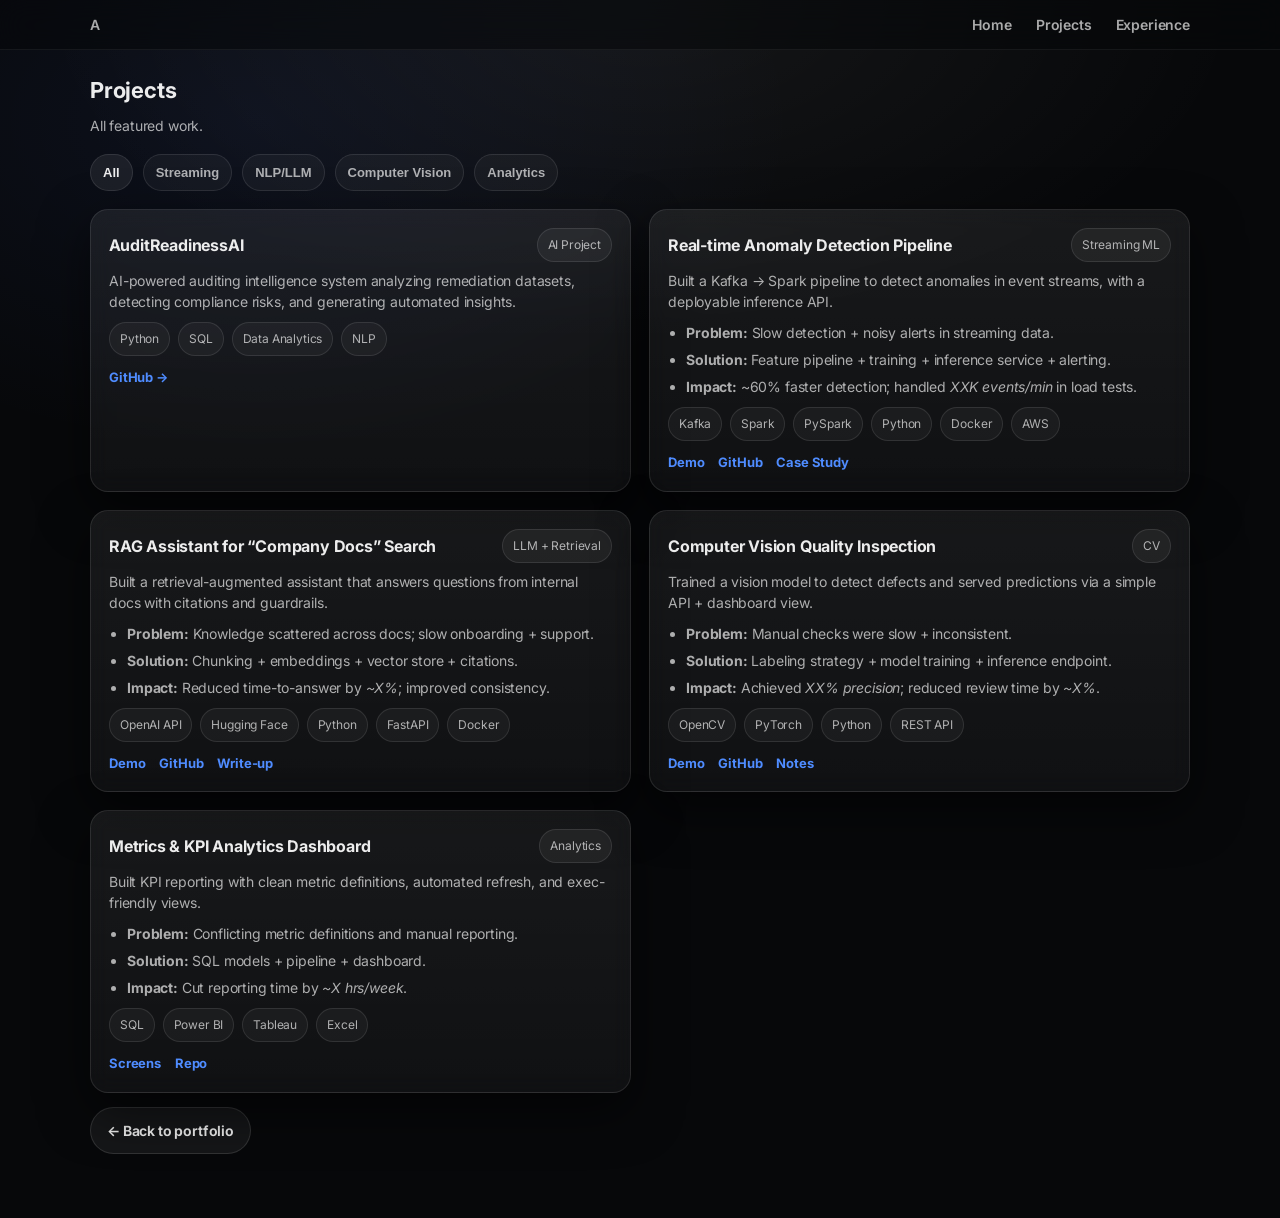
<file: projects-draft.html>
<!doctype html>
<html lang="en">
<head>
  <meta charset="utf-8" />
  <meta name="viewport" content="width=device-width,initial-scale=1" />
  <title>Aishwarya | Projects</title>
  <meta name="description" content="Aishwarya — Projects" />
  <link rel="preconnect" href="https://fonts.googleapis.com">
  <link rel="preconnect" href="https://fonts.gstatic.com" crossorigin>
  <link href="https://fonts.googleapis.com/css2?family=Inter:wght@400;500;600;700&display=swap" rel="stylesheet">
  <link rel="stylesheet" href="style.css" />
</head>

<body>
  <header class="site-header">
    <nav class="nav container">
      <a class="logo" href="portfolio.html" aria-label="Home">A</a>
      <div class="nav-links">
        <a href="portfolio.html">Home</a>
        <a href="projects.html" class="pill">Projects</a>
        <a href="experience.html">Experience</a>
      </div>
    </nav>
  </header>

  <main class="container section">
    <div class="section-head">
      <h3>Projects</h3>
      <p class="small">All featured work.</p>
    </div>

    <div class="toolbar">
      <button class="filter-btn active" data-filter="all">All</button>
      <button class="filter-btn" data-filter="streaming">Streaming</button>
      <button class="filter-btn" data-filter="nlp">NLP/LLM</button>
      <button class="filter-btn" data-filter="cv">Computer Vision</button>
      <button class="filter-btn" data-filter="analytics">Analytics</button>
    </div>

    <div class="projects">
      <!-- 1) AuditReadinessAI -->
      <article class="project card" data-tags="analytics nlp">
        <div class="project-top">
          <h4>AuditReadinessAI</h4>
          <span class="badge">AI Project</span>
        </div>
        <p class="small">
          AI-powered auditing intelligence system analyzing remediation datasets, detecting compliance risks, and generating automated insights.
        </p>
        <p class="chips">
          <span>Python</span><span>SQL</span><span>Data Analytics</span><span>NLP</span>
        </p>
        <div class="links">
          <a href="https://github.com/aishwaryamy/auditreadinessai" target="_blank" rel="noopener">GitHub →</a>
        </div>
      </article>

      <!-- 2) Real-time Anomaly Detection -->
      <article class="project card" data-tags="streaming ml cloud">
        <div class="project-top">
          <h4>Real-time Anomaly Detection Pipeline</h4>
          <span class="badge">Streaming ML</span>
        </div>
        <p class="small">
          Built a Kafka → Spark pipeline to detect anomalies in event streams, with a deployable inference API.
        </p>
        <ul class="bullets">
          <li><b>Problem:</b> Slow detection + noisy alerts in streaming data.</li>
          <li><b>Solution:</b> Feature pipeline + training + inference service + alerting.</li>
          <li><b>Impact:</b> ~60% faster detection; handled <i>XXK events/min</i> in load tests.</li>
        </ul>
        <p class="chips">
          <span>Kafka</span><span>Spark</span><span>PySpark</span><span>Python</span><span>Docker</span><span>AWS</span>
        </p>
        <div class="links">
          <a href="#" target="_blank" rel="noopener">Demo</a>
          <a href="#" target="_blank" rel="noopener">GitHub</a>
          <a href="#" target="_blank" rel="noopener">Case Study</a>
        </div>
      </article>

      <!-- 3) RAG Assistant -->
      <article class="project card" data-tags="nlp ml cloud">
        <div class="project-top">
          <h4>RAG Assistant for “Company Docs” Search</h4>
          <span class="badge">LLM + Retrieval</span>
        </div>
        <p class="small">
          Built a retrieval-augmented assistant that answers questions from internal docs with citations and guardrails.
        </p>
        <ul class="bullets">
          <li><b>Problem:</b> Knowledge scattered across docs; slow onboarding + support.</li>
          <li><b>Solution:</b> Chunking + embeddings + vector store + citations.</li>
          <li><b>Impact:</b> Reduced time-to-answer by <i>~X%</i>; improved consistency.</li>
        </ul>
        <p class="chips">
          <span>OpenAI API</span><span>Hugging Face</span><span>Python</span><span>FastAPI</span><span>Docker</span>
        </p>
        <div class="links">
          <a href="#" target="_blank" rel="noopener">Demo</a>
          <a href="#" target="_blank" rel="noopener">GitHub</a>
          <a href="#" target="_blank" rel="noopener">Write-up</a>
        </div>
      </article>

      <!-- 4) CV Quality Inspection -->
      <article class="project card" data-tags="cv ml">
        <div class="project-top">
          <h4>Computer Vision Quality Inspection</h4>
          <span class="badge">CV</span>
        </div>
        <p class="small">
          Trained a vision model to detect defects and served predictions via a simple API + dashboard view.
        </p>
        <ul class="bullets">
          <li><b>Problem:</b> Manual checks were slow + inconsistent.</li>
          <li><b>Solution:</b> Labeling strategy + model training + inference endpoint.</li>
          <li><b>Impact:</b> Achieved <i>XX% precision</i>; reduced review time by <i>~X%</i>.</li>
        </ul>
        <p class="chips">
          <span>OpenCV</span><span>PyTorch</span><span>Python</span><span>REST API</span>
        </p>
        <div class="links">
          <a href="#" target="_blank" rel="noopener">Demo</a>
          <a href="#" target="_blank" rel="noopener">GitHub</a>
          <a href="#" target="_blank" rel="noopener">Notes</a>
        </div>
      </article>

      <!-- 5) KPI Dashboard -->
      <article class="project card" data-tags="analytics">
        <div class="project-top">
          <h4>Metrics & KPI Analytics Dashboard</h4>
          <span class="badge">Analytics</span>
        </div>
        <p class="small">
          Built KPI reporting with clean metric definitions, automated refresh, and exec-friendly views.
        </p>
        <ul class="bullets">
          <li><b>Problem:</b> Conflicting metric definitions and manual reporting.</li>
          <li><b>Solution:</b> SQL models + pipeline + dashboard.</li>
          <li><b>Impact:</b> Cut reporting time by <i>~X hrs/week</i>.</li>
        </ul>
        <p class="chips">
          <span>SQL</span><span>Power BI</span><span>Tableau</span><span>Excel</span>
        </p>
        <div class="links">
          <a href="#" target="_blank" rel="noopener">Screens</a>
          <a href="#" target="_blank" rel="noopener">Repo</a>
        </div>
      </article>
    </div>

    <div style="margin-top:14px;">
      <a class="btn" href="portfolio.html">← Back to portfolio</a>
    </div>
  </main>

  <script src="script.js"></script>
</body>
</html>
</file>
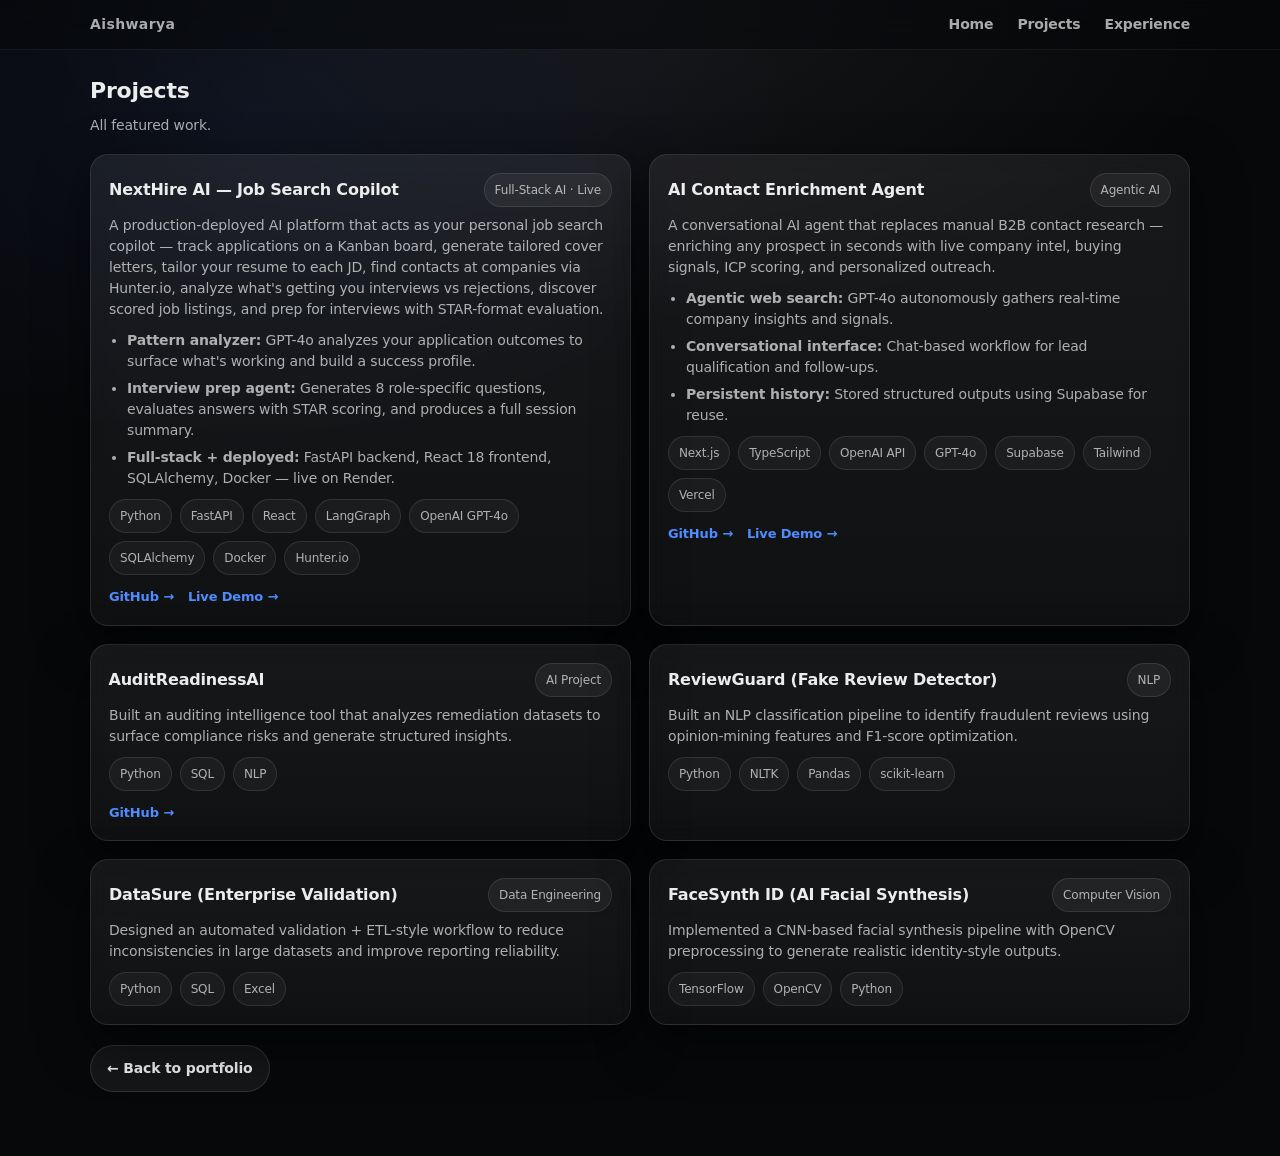
<file: projects.html>
<!doctype html>
<html lang="en">

<head>
  <meta charset="utf-8" />
  <meta name="viewport" content="width=device-width,initial-scale=1" />
  <title>Aishwarya | Projects</title>
  <link rel="stylesheet" href="style.css" />
</head>

<body>

  <!-- HEADER -->
  <header class="site-header">
    <nav class="nav container">
      <a class="logo" href="portfolio.html">Aishwarya</a>

      <div class="nav-links">
        <a href="portfolio.html">Home</a>
        <a href="projects.html" class="pill">Projects</a>
        <a href="experience.html">Experience</a>
      </div>
    </nav>
  </header>

  <main class="container section">

    <!-- TITLE -->
    <div class="section-head">
      <h3>Projects</h3>
      <p class="small">All featured work.</p>
    </div>

    <!-- PROJECT GRID -->
    <div class="projects">

      <!-- NextHire AI (FEATURED - TOP PROJECT) -->
      <article class="project card" data-tags="ai fullstack ml agents">
        <div class="project-top">
          <h4>NextHire AI — Job Search Copilot</h4>
          <span class="badge">Full-Stack AI · Live</span>
        </div>

        <p class="small">
          A production-deployed AI platform that acts as your personal job search copilot — track applications on a Kanban board, generate tailored cover letters, tailor your resume to each JD, find contacts at companies via Hunter.io, analyze what's getting you interviews vs rejections, discover scored job listings, and prep for interviews with STAR-format evaluation.
        </p>

        <ul class="bullets">
          <li><b>Pattern analyzer:</b> GPT-4o analyzes your application outcomes to surface what's working and build a success profile.</li>
          <li><b>Interview prep agent:</b> Generates 8 role-specific questions, evaluates answers with STAR scoring, and produces a full session summary.</li>
          <li><b>Full-stack + deployed:</b> FastAPI backend, React 18 frontend, SQLAlchemy, Docker — live on Render.</li>
        </ul>

        <p class="chips">
          <span>Python</span>
          <span>FastAPI</span>
          <span>React</span>
          <span>LangGraph</span>
          <span>OpenAI GPT-4o</span>
          <span>SQLAlchemy</span>
          <span>Docker</span>
          <span>Hunter.io</span>
        </p>

        <div class="links">
          <a href="https://github.com/aishwaryamy/nexthire" target="_blank" rel="noopener">GitHub →</a>
          <a href="https://nexthire-46nl.onrender.com" target="_blank" rel="noopener">Live Demo →</a>
        </div>
      </article>

      <!-- AI Contact Enrichment Agent (NEW - TOP PROJECT) -->
      <article class="project card" data-tags="ai agents crm">
        <div class="project-top">
          <h4>AI Contact Enrichment Agent</h4>
          <span class="badge">Agentic AI</span>
        </div>

        <p class="small">
          A conversational AI agent that replaces manual B2B contact research — enriching any prospect in seconds with live company intel, buying signals, ICP scoring, and personalized outreach.
        </p>

        <ul class="bullets">
          <li><b>Agentic web search:</b> GPT-4o autonomously gathers real-time company insights and signals.</li>
          <li><b>Conversational interface:</b> Chat-based workflow for lead qualification and follow-ups.</li>
          <li><b>Persistent history:</b> Stored structured outputs using Supabase for reuse.</li>
        </ul>

        <p class="chips">
          <span>Next.js</span>
          <span>TypeScript</span>
          <span>OpenAI API</span>
          <span>GPT-4o</span>
          <span>Supabase</span>
          <span>Tailwind</span>
          <span>Vercel</span>
        </p>

        <div class="links">
          <a href="https://github.com/aishwaryamy/ai-enrichment-agent" target="_blank" rel="noopener">GitHub →</a>
          <a href="https://ai-enrichment-agent.vercel.app/" target="_blank" rel="noopener">Live Demo →</a>
        </div>
      </article>

      <!-- AuditReadinessAI -->
      <article class="project card" data-tags="analytics nlp">
        <div class="project-top">
          <h4>AuditReadinessAI</h4>
          <span class="badge">AI Project</span>
        </div>

        <p class="small">
          Built an auditing intelligence tool that analyzes remediation datasets to surface compliance risks and generate structured insights.
        </p>

        <p class="chips">
          <span>Python</span>
          <span>SQL</span>
          <span>NLP</span>
        </p>

        <div class="links">
          <a href="https://github.com/aishwaryamy/auditreadinessai" target="_blank">GitHub →</a>
        </div>
      </article>

      <!-- ReviewGuard -->
      <article class="project card" data-tags="nlp analytics">
        <div class="project-top">
          <h4>ReviewGuard (Fake Review Detector)</h4>
          <span class="badge">NLP</span>
        </div>

        <p class="small">
          Built an NLP classification pipeline to identify fraudulent reviews using opinion-mining features and F1-score optimization.
        </p>

        <p class="chips">
          <span>Python</span>
          <span>NLTK</span>
          <span>Pandas</span>
          <span>scikit-learn</span>
        </p>
      </article>

      <!-- DataSure -->
      <article class="project card" data-tags="analytics data">
        <div class="project-top">
          <h4>DataSure (Enterprise Validation)</h4>
          <span class="badge">Data Engineering</span>
        </div>

        <p class="small">
          Designed an automated validation + ETL-style workflow to reduce inconsistencies in large datasets and improve reporting reliability.
        </p>

        <p class="chips">
          <span>Python</span>
          <span>SQL</span>
          <span>Excel</span>
        </p>
      </article>

      <!-- FaceSynth -->
      <article class="project card" data-tags="cv ml">
        <div class="project-top">
          <h4>FaceSynth ID (AI Facial Synthesis)</h4>
          <span class="badge">Computer Vision</span>
        </div>

        <p class="small">
          Implemented a CNN-based facial synthesis pipeline with OpenCV preprocessing to generate realistic identity-style outputs.
        </p>

        <p class="chips">
          <span>TensorFlow</span>
          <span>OpenCV</span>
          <span>Python</span>
        </p>
      </article>

    </div>

    <!-- BACK BUTTON -->
    <div style="margin-top:20px;">
      <a class="btn" href="portfolio.html">← Back to portfolio</a>
    </div>

  </main>

  <script src="script.js"></script>

</body>
</html>
</file>
<file: styles.css>
:root{
  --bg:#fcfcff; --tint:#f5f6fd; --card:#fff; --ink:#14181f; --muted:#5d6676; --line:#e5e7f0;
  --a:#4f46e5; --a-d:#4338ca; --a-soft:#e0e7ff; --warm:#f59e0b;
  --r:18px; --shadow:0 1px 2px rgba(20,24,31,.05),0 10px 30px rgba(20,24,31,.06);
}
*{box-sizing:border-box;margin:0;padding:0}
html{scroll-behavior:smooth;scroll-padding-top:72px}
body{background:var(--bg);color:var(--ink);font:400 17px/1.7 Inter,system-ui,-apple-system,Segoe UI,Roboto,sans-serif;overflow-x:hidden;-webkit-font-smoothing:antialiased}
h1,h2,h3,.stat b{font-family:"Space Grotesk",Inter,system-ui,sans-serif;letter-spacing:-.02em}
a{color:inherit;text-decoration:none}
.wrap{max-width:1080px;margin:0 auto;padding:0 24px}
.section{padding:104px 0;position:relative}
.tint{background:var(--tint)}
.title{font-size:clamp(2rem,4.2vw,2.8rem);font-weight:800;line-height:1.1;margin-bottom:10px;position:relative;display:inline-block}
.title::after{content:"";display:block;height:4px;width:54px;border-radius:4px;background:var(--a);margin-top:12px;transition:width .8s .2s}
.title.in::after{width:84px}
.lede{color:var(--muted);margin:10px 0 40px;max-width:640px}
.sub{font-size:1.4rem;line-height:1.3;font-weight:700;margin-bottom:16px}

#progress{position:fixed;top:0;left:0;height:3px;width:100%;transform-origin:0 50%;transform:scaleX(0);background:var(--a);z-index:60}

.nav{position:fixed;inset:0 0 auto 0;z-index:50;display:flex;justify-content:space-between;align-items:center;padding:14px 28px;
  background:rgba(252,252,255,.8);backdrop-filter:blur(12px);border-bottom:1px solid transparent;transition:border-color .3s,box-shadow .3s}
.nav.scrolled{border-color:var(--line);box-shadow:0 4px 20px rgba(20,24,31,.04)}
.brand{display:flex;align-items:center;gap:10px;font-weight:700}
.brand .dot{width:14px;height:14px;border-radius:50%;background:var(--a);box-shadow:0 0 0 5px var(--a-soft)}
.nav nav{display:flex;gap:6px}
.nav nav a{font-size:.92rem;color:var(--muted);padding:6px 12px;border-radius:999px;transition:color .2s,background .2s}
.nav nav a:hover{color:var(--ink);background:rgba(79,70,229,.08)}
.nav nav a.active{color:var(--a-d);background:var(--a-soft)}

/* hero */
.hero{position:relative;min-height:100svh;display:flex;align-items:center;overflow:hidden;padding:110px 0 70px}
.blob{position:absolute;border-radius:50%;filter:blur(70px);opacity:.55;pointer-events:none}
.b1{width:480px;height:480px;background:#bfece5;top:-120px;right:-80px}
.b2{width:360px;height:360px;background:#fde7bd;bottom:-100px;left:-100px}
.hero-grid{position:relative;display:grid;grid-template-columns:1.25fr 1fr;gap:48px;align-items:center}
.hello{color:var(--a-d);font-weight:600;letter-spacing:.04em;margin-bottom:6px}
.hero h1{font-size:clamp(2.4rem,5vw,3.9rem);font-weight:800;line-height:1.04}
.role{font-size:clamp(1.3rem,2.6vw,1.8rem);font-weight:600;margin:14px 0 18px;color:var(--a-d);min-height:1.5em}
.caret{animation:blink 1s steps(1) infinite;margin-left:2px}
@keyframes blink{50%{opacity:0}}
.intro{color:var(--muted);max-width:540px}
.cta{display:flex;flex-wrap:wrap;gap:12px;margin-top:28px}
.btn{display:inline-block;padding:12px 22px;border-radius:12px;border:1px solid var(--line);background:#fff;font-weight:600;font-size:.95rem;cursor:pointer;font-family:inherit;transition:transform .2s,box-shadow .2s,border-color .2s}
.btn:hover{transform:translateY(-2px);box-shadow:var(--shadow);border-color:var(--a)}
.btn.primary{background:var(--a);color:#fff;border-color:var(--a)}
.btn.primary:hover{background:var(--a-d)}
.btn.ghost{background:transparent}
.btn.sm{padding:9px 16px;font-size:.88rem}
.rise{opacity:0;transform:translateY(24px);animation:rise .9s cubic-bezier(.2,.7,.2,1) forwards;animation-delay:var(--d,0ms)}
@keyframes rise{to{opacity:1;transform:none}}

.hero-photo{position:relative;justify-self:center;width:min(340px,76vw);aspect-ratio:1}
.avatar{position:absolute;inset:14px;border-radius:50%;overflow:hidden;background:var(--a-soft);box-shadow:0 30px 60px rgba(79,70,229,.25)}
.avatar img{position:absolute;inset:0;width:100%;height:100%;object-fit:cover;object-position:50% 30%}
.ring{position:absolute;inset:0;border-radius:50%;border:2px solid rgba(79,70,229,.22);}
@keyframes spin{to{transform:rotate(360deg)}}
.hero-photo .chip{position:absolute;background:#fff;border:1px solid var(--line);box-shadow:var(--shadow);padding:6px 14px;border-radius:999px;font-size:.82rem;font-weight:600;animation:float 5s ease-in-out infinite}
.c1{top:6%;left:-8%}.c2{bottom:14%;right:-10%;animation-delay:-1.6s}.c3{bottom:-2%;left:8%;animation-delay:-3.2s}
@keyframes float{50%{transform:translateY(-9px)}}

/* about */
.about-grid{display:grid;grid-template-columns:1.2fr 1fr;gap:48px;align-items:start;margin-top:30px}
.about-grid p{color:var(--muted);margin-bottom:14px}
.about-grid .btn{margin-top:8px}
.facts{display:grid;gap:12px}
.fact{background:var(--card);border:1px solid var(--line);border-radius:var(--r);padding:16px 20px;box-shadow:var(--shadow)}
.fact span{display:block;font-size:.76rem;text-transform:uppercase;letter-spacing:.1em;color:var(--a-d);font-weight:600}
.fact b{font-weight:600}
.stats{display:grid;grid-template-columns:repeat(4,1fr);gap:14px;margin-top:44px}
.stat{background:var(--card);border:1px solid var(--line);border-radius:var(--r);padding:20px;box-shadow:var(--shadow)}
.stat b{display:block;font-size:2.2rem;color:var(--a);line-height:1.1}
.stat span{font-size:.84rem;color:var(--muted);line-height:1.4;display:block;margin-top:6px}

/* reveal */
.reveal{opacity:0;transform:translateY(30px);transition:opacity .8s ease,transform .8s cubic-bezier(.2,.7,.2,1);transition-delay:var(--d,0ms)}
.reveal.in{opacity:1;transform:none}

/* chat */
.chat{max-width:780px;background:var(--card);border:1px solid var(--line);border-radius:22px;padding:0 18px 18px;box-shadow:0 20px 60px rgba(20,24,31,.1);overflow:hidden}
.chat-top{display:flex;align-items:center;gap:10px;margin:0 -18px 14px;padding:14px 18px;border-bottom:1px solid var(--line);background:#fcfcfa}
.chat-top i{width:9px;height:9px;border-radius:50%;background:#22c55e;box-shadow:0 0 0 4px rgba(34,197,94,.18)}
.chat-top span{margin-left:auto;font-size:.78rem;color:var(--muted)}
.log{height:300px;overflow-y:auto;display:flex;flex-direction:column;gap:10px;padding:2px 2px 12px;scrollbar-width:thin}
.msg{max-width:88%;padding:11px 15px;border-radius:16px;font-size:.95rem;line-height:1.55;white-space:pre-wrap}
.msg.bot{background:var(--tint);border:1px solid var(--line);border-top-left-radius:4px;align-self:flex-start}
.msg.me{background:var(--a);color:#fff;border-top-right-radius:4px;align-self:flex-end}
.msg.typing{color:var(--muted)}
.chips{display:flex;flex-wrap:wrap;gap:8px;margin:6px 0 12px}
.chips button{font:inherit;font-size:.82rem;color:var(--ink);background:#fff;border:1px solid var(--line);border-radius:999px;padding:6px 13px;cursor:pointer;transition:border-color .2s,background .2s}
.chips button:hover{border-color:var(--a);background:var(--a-soft)}
#askForm{display:flex;gap:8px}
#q{flex:1;min-width:0;font:inherit;color:var(--ink);background:#fff;border:1px solid var(--line);border-radius:12px;padding:12px 16px;outline:none}
#q:focus{border-color:var(--a);box-shadow:0 0 0 3px var(--a-soft)}
.icon,.send{font:inherit;cursor:pointer;border-radius:12px;border:1px solid var(--line);background:#fff;padding:0 18px}
.icon{font-size:1.1rem;width:50px;padding:0}
.icon.rec{background:#ef4444;border-color:#ef4444;animation:pulse 1.2s infinite}
@keyframes pulse{50%{box-shadow:0 0 0 10px rgba(239,68,68,.18)}}
.send{background:var(--a);color:#fff;border-color:var(--a);font-weight:600}
.chat-foot{display:flex;justify-content:space-between;flex-wrap:wrap;gap:8px;margin-top:12px;font-size:.78rem;color:var(--muted)}
.toggle{cursor:pointer}.toggle input{accent-color:var(--a);margin-right:6px}

/* skills */
.skill-grid{display:grid;grid-template-columns:repeat(3,1fr);gap:16px}
.skill{background:var(--card);border:1px solid var(--line);border-radius:var(--r);padding:22px;box-shadow:var(--shadow);transition:transform .25s,border-color .25s}
.skill:hover{transform:translateY(-5px);border-color:var(--a)}
.skill h3{font-size:1.05rem;margin-bottom:12px}
.tags{display:flex;flex-wrap:wrap;gap:7px}
.tags i{font-style:normal;font-size:.8rem;background:var(--a-soft);color:var(--a-d);border-radius:8px;padding:3px 10px;font-weight:500}

/* timeline */
.timeline{position:relative;padding-left:36px;max-width:820px}
.line{position:absolute;left:7px;top:8px;bottom:8px;width:2px;background:var(--line)}
#lineFill{width:100%;height:100%;transform-origin:50% 0;transform:scaleY(0);background:var(--a)}
.job{position:relative;padding-bottom:34px}
.job::before{content:"";position:absolute;left:-36px;top:6px;width:16px;height:16px;border-radius:50%;background:var(--tint);border:3px solid var(--line);transition:all .4s}
.job.in::before{background:var(--a);border-color:var(--a-soft);box-shadow:0 0 0 3px var(--a)}
.meta{display:flex;gap:14px;font-size:.82rem;color:var(--a-d);font-weight:600}.meta span{color:var(--muted);font-weight:500}
.job h3{font-size:1.3rem;margin-top:2px}
.job em{font-style:normal;color:var(--muted);font-weight:500;display:block;margin-bottom:6px}
.job p{color:var(--muted)}
.edu-h{margin-top:46px}
.edu-grid{display:grid;grid-template-columns:1fr 1fr;gap:16px;margin-top:6px;max-width:980px}
.edu{background:var(--card);border:1px solid var(--line);border-radius:var(--r);padding:24px;box-shadow:var(--shadow)}
.edu-top{display:flex;justify-content:space-between;align-items:baseline;gap:12px}
.edu-top h3{font-size:1.35rem}.edu-top time{color:var(--muted);font-size:.9rem;white-space:nowrap}
.edu .school{color:var(--muted);margin-top:4px}
.edu .prog{font-weight:600;margin-top:14px}
.edu .when{color:var(--muted);font-size:.92rem}

/* projects */
.feature-row{display:grid;grid-template-columns:1fr 1fr;gap:22px;margin-bottom:22px}
.proj-grid{display:grid;grid-template-columns:repeat(3,1fr);gap:18px}
.proj{background:var(--card);border:1px solid var(--line);border-radius:var(--r);overflow:hidden;box-shadow:var(--shadow);display:flex;flex-direction:column;cursor:pointer;transition:transform .3s,box-shadow .3s,border-color .3s;outline:none}
.proj:hover,.proj:focus-visible{transform:translateY(-8px);box-shadow:0 24px 50px rgba(20,24,31,.14);border-color:var(--a)}
.proj .shot{aspect-ratio:16/9;overflow:hidden;background:#e8eef0}
.proj .shot img{width:100%;height:100%;object-fit:cover;display:block;transition:transform .6s}
.proj:hover .shot img{transform:scale(1.05)}
.pb{padding:20px;display:flex;flex-direction:column;flex:1}
.pb h3{font-size:1.2rem;margin:8px 0 6px}.pb p{font-size:.92rem;color:var(--muted);flex:1;margin-bottom:12px}
.proj.big .pb h3{font-size:1.5rem}.proj.big .pb p{font-size:.98rem}
.badge{display:inline-block;align-self:flex-start;font-size:.72rem;letter-spacing:.08em;text-transform:uppercase;font-weight:700;color:var(--a-d);background:var(--a-soft);padding:3px 10px;border-radius:999px}
.open{margin-top:14px;font-weight:600;font-size:.9rem;color:var(--a-d)}
.open::after{content:" →";transition:margin .2s}.proj:hover .open::after{margin-left:6px}
.links{display:flex;gap:12px;margin-top:18px;align-items:center;flex-wrap:wrap}
.more{margin-top:26px;color:var(--muted);font-size:.95rem}.more a{color:var(--a-d);font-weight:600}

/* modal */
body.lock{overflow:hidden}
.modal{position:fixed;inset:0;z-index:100;display:grid;place-items:center;padding:20px}
.modal[hidden]{display:none}
.modal-bg{position:absolute;inset:0;background:rgba(10,14,20,.55);backdrop-filter:blur(4px);animation:fade .25s}
.modal-card{position:relative;width:min(760px,100%);max-height:90vh;overflow:auto;background:var(--card);border-radius:24px;box-shadow:0 40px 100px rgba(0,0,0,.35);animation:pop .35s cubic-bezier(.2,.8,.2,1)}
.modal-card>img{width:100%;aspect-ratio:16/8;object-fit:cover;display:block}
.modal-x{position:absolute;top:14px;right:14px;width:38px;height:38px;border-radius:50%;border:0;background:rgba(255,255,255,.92);font-size:1.4rem;line-height:1;cursor:pointer;box-shadow:var(--shadow)}
.modal-body{padding:26px 30px 30px}
.modal-body h3{font-size:1.8rem;margin:10px 0 8px}
.m-lead{color:var(--muted);font-size:1.02rem;margin-bottom:6px}
.m-sec{margin-top:18px}.m-sec h4{font-size:.8rem;text-transform:uppercase;letter-spacing:.1em;color:var(--a-d);margin-bottom:6px}
.m-sec p{color:#3b4350;font-size:.97rem}.m-sec ul{padding-left:20px;color:#3b4350;font-size:.97rem}.m-sec li{margin:3px 0}
.modal-body .tags{margin-top:20px}
@keyframes fade{from{opacity:0}}@keyframes pop{from{opacity:0;transform:translateY(24px) scale(.97)}}

.papers{display:grid;gap:12px;margin-top:24px;max-width:820px}
.paper{display:flex;gap:16px;align-items:baseline;padding:18px 20px;border:1px solid var(--line);border-radius:14px;background:var(--card);transition:border-color .2s,transform .2s}
.paper:hover{border-color:var(--a);transform:translateX(4px)}.paper span{color:var(--a-d);font-weight:700;font-size:.85rem}

/* contact */
.contact-grid{display:grid;grid-template-columns:1fr 1.2fr;gap:28px}
.contact-info{display:grid;gap:12px;align-content:start}
.contact-info>*{display:block;background:var(--card);border:1px solid var(--line);border-radius:var(--r);padding:16px 20px;box-shadow:var(--shadow);transition:border-color .2s}
.contact-info a:hover{border-color:var(--a)}
.contact-info span{display:block;font-size:.76rem;text-transform:uppercase;letter-spacing:.1em;color:var(--a-d);font-weight:600}
.contact-info b{font-weight:600;word-break:break-word}
.contact-form{background:var(--card);border:1px solid var(--line);border-radius:var(--r);padding:24px;box-shadow:var(--shadow);display:grid;gap:14px}
.contact-form label{display:grid;gap:5px;font-size:.88rem;font-weight:600}
.contact-form input,.contact-form textarea{font:inherit;font-weight:400;border:1px solid var(--line);border-radius:10px;padding:11px 14px;outline:none;background:#fff;resize:vertical}
.contact-form input:focus,.contact-form textarea:focus{border-color:var(--a);box-shadow:0 0 0 3px var(--a-soft)}
.contact-form small{color:var(--muted)}
.foot{text-align:center;color:var(--muted);font-size:.85rem;padding:30px;border-top:1px solid var(--line);background:#fff}

@media (max-width:900px){
  .nav nav a:not(:last-child){display:none}
  .hero-grid,.about-grid,.contact-grid,.feature{grid-template-columns:1fr}
  .hero-photo{order:-1;width:min(240px,60vw)}
  .skill-grid,.proj-grid{grid-template-columns:1fr 1fr}.feature-row{grid-template-columns:1fr}.stats{grid-template-columns:1fr 1fr}
  .section{padding:80px 0}
}
@media (max-width:600px){.skill-grid,.proj-grid,.stats,.edu-grid{grid-template-columns:1fr}.modal-body{padding:20px}.c1{left:-2%}.c2{right:-2%}}
@media (prefers-reduced-motion:reduce){
  *{animation:none!important;transition:none!important;scroll-behavior:auto!important}
  .reveal,.rise{opacity:1;transform:none}
}

.pf{display:flex;align-items:center;justify-content:space-between;gap:10px;margin-top:14px}
.pf .open{margin-top:0}
.plinks{display:flex;align-items:center;gap:8px}
.pl{display:inline-flex;align-items:center;justify-content:center;border-radius:999px;font-weight:600;font-size:.82rem;transition:.2s}
.pl.live{background:var(--a);color:#fff;padding:6px 14px}.pl.live:hover{background:var(--a-d)}
.pl.gh{width:34px;height:34px;border:1px solid var(--line);color:var(--ink,#1f2937);background:#fff}.pl.gh:hover{border-color:var(--a);color:var(--a-d)}



.comets{position:fixed;inset:0;width:100vw;height:100vh;pointer-events:none;z-index:-1}

/* contact touch */
.touch{position:relative;overflow:hidden;text-align:center;padding:64px 28px;border-radius:28px;color:#fff;background:linear-gradient(135deg,#4f46e5 0%,#4338ca 60%,#6d28d9 100%);box-shadow:0 30px 60px rgba(79,70,229,.25)}
.touch::before,.touch::after{content:"";position:absolute;border-radius:50%;border:1px solid rgba(255,255,255,.14);pointer-events:none}
.touch::before{width:520px;height:520px;right:-160px;top:-220px}.touch::after{width:360px;height:360px;left:-120px;bottom:-190px}
.touch>*{position:relative}
.open-now{display:inline-flex;align-items:center;gap:8px;background:rgba(255,255,255,.14);border:1px solid rgba(255,255,255,.25);padding:6px 14px;border-radius:999px;font-size:.84rem;font-weight:600}
.open-now i{width:8px;height:8px;border-radius:50%;background:#4ade80;box-shadow:0 0 0 0 rgba(74,222,128,.7);animation:ping 2s infinite}
@keyframes ping{70%{box-shadow:0 0 0 9px rgba(74,222,128,0)}100%{box-shadow:0 0 0 0 rgba(74,222,128,0)}}
.touch h2{font-size:clamp(2rem,4.6vw,3.2rem);line-height:1.1;margin:22px 0 14px;letter-spacing:-.02em;color:#fff}
.touch p{max-width:560px;margin:0 auto;opacity:.9;font-size:1.05rem}
.touch-actions{display:flex;flex-wrap:wrap;gap:12px;justify-content:center;margin-top:30px}
.touch .btn.big{padding:14px 26px;font-size:1rem}
.touch .btn.primary{background:#fff;color:#4338ca;border-color:#fff}.touch .btn.primary:hover{background:#eef2ff}
.touch .btn:not(.primary){background:rgba(255,255,255,.12);color:#fff;border:1px solid rgba(255,255,255,.35)}
.touch .btn:not(.primary):hover{background:rgba(255,255,255,.22)}
.touch .btn span{margin-left:10px;font-size:.78rem;background:rgba(255,255,255,.2);padding:2px 10px;border-radius:999px}
.touch-links{display:flex;flex-wrap:wrap;gap:10px;justify-content:center;margin-top:34px}
.touch-links a,.touch-links span{display:inline-flex;align-items:center;gap:8px;padding:9px 16px;border-radius:999px;background:rgba(255,255,255,.1);border:1px solid rgba(255,255,255,.2);color:#fff;font-weight:600;font-size:.9rem;transition:.2s}
.touch-links a:hover{background:rgba(255,255,255,.22);transform:translateY(-2px)}
@media (max-width:600px){.touch{padding:44px 20px}}

/* nav social */
.nav nav{margin-left:auto}
.nav-social{display:flex;gap:4px;margin-left:12px;padding-left:12px;border-left:1px solid var(--line)}
.nav-social a{display:inline-flex;width:34px;height:34px;align-items:center;justify-content:center;border-radius:50%;color:var(--muted);transition:.2s}
.nav-social a:hover{color:var(--a-d);background:var(--a-soft)}
/* flip profile card */
.hero-photo.pcard{width:min(330px,78vw);aspect-ratio:3/4;perspective:1200px;outline:none}
.pc-inner{position:absolute;inset:0;transform-style:preserve-3d;transition:transform .8s cubic-bezier(.2,.7,.2,1)}
.pcard:hover .pc-inner,.pcard:focus-within .pc-inner,.pcard.flip .pc-inner{transform:rotateY(180deg)}
.pc-face{position:absolute;inset:0;border-radius:26px;overflow:hidden;backface-visibility:hidden;-webkit-backface-visibility:hidden;border:1px solid var(--line);box-shadow:0 30px 60px rgba(79,70,229,.2)}
.pc-front{background:var(--a-soft)}
.pc-front>img{position:absolute;inset:0;width:100%;height:100%;object-fit:cover;object-position:50% 25%}
.pc-cap{position:absolute;left:12px;right:12px;bottom:12px;background:rgba(255,255,255,.88);backdrop-filter:blur(8px);-webkit-backdrop-filter:blur(8px);border:1px solid rgba(255,255,255,.7);border-radius:18px;padding:14px 16px;display:grid;gap:2px}
.pc-cap b{font-size:1.12rem}.pc-cap small{color:var(--muted)}
.pc-live{display:inline-flex;align-items:center;gap:7px;font-size:.74rem;font-weight:700;color:var(--a-d);text-transform:uppercase;letter-spacing:.08em}
.pc-live i{width:8px;height:8px;border-radius:50%;background:#22c55e;box-shadow:0 0 0 0 rgba(34,197,94,.6);animation:ping2 2s infinite}
@keyframes ping2{70%{box-shadow:0 0 0 8px rgba(34,197,94,0)}100%{box-shadow:0 0 0 0 rgba(34,197,94,0)}}
.pc-hint{position:absolute;top:14px;right:14px;font-size:.72rem;font-weight:600;background:rgba(255,255,255,.85);padding:4px 10px;border-radius:999px;color:var(--muted)}
.pc-back{transform:rotateY(180deg);background:linear-gradient(160deg,#fff 0%,var(--tint,#f5f6fd) 100%);display:flex;flex-direction:column;align-items:center;justify-content:center;text-align:center;padding:24px;gap:6px}
.pc-av{width:92px;height:92px;border-radius:50%;overflow:hidden;border:3px solid #fff;box-shadow:0 8px 24px rgba(79,70,229,.3)}
.pc-av img{width:100%;height:100%;object-fit:cover;object-position:50% 25%}
.pc-back h3{font-size:1.5rem;margin-top:8px}
.pc-handle{color:var(--a-d);font-weight:600;font-size:.92rem}
.pc-quote{background:#fff;border:1px solid var(--line);border-radius:14px;padding:12px 14px;font-size:.9rem;color:var(--muted);margin:8px 0 6px}
.pc-btns{display:flex;gap:8px;width:100%}
.pc-btns a,.pc-res{display:inline-flex;align-items:center;justify-content:center;gap:7px;font-weight:600;font-size:.88rem;border-radius:999px;padding:10px 12px;transition:.2s}
.pc-btns a{flex:1;background:var(--a);color:#fff}.pc-btns a:hover{background:var(--a-d)}
.pc-res{border:1px solid var(--line);background:#fff;color:var(--ink,#1f2937);width:100%;margin-top:2px}.pc-res:hover{border-color:var(--a)}
@media (max-width:900px){.hero-photo.pcard{width:min(290px,76vw)}}
@media (prefers-reduced-motion:reduce){.pc-inner{transition:none}}

/* simpler front caption: one clean pill */
.pc-cap{left:14px;right:auto;bottom:14px;display:inline-flex;align-items:center;gap:9px;padding:9px 16px;border-radius:999px;font-size:.84rem;font-weight:600;color:var(--ink,#1f2937)}
.pc-cap i{width:8px;height:8px;border-radius:50%;background:#22c55e;box-shadow:0 0 0 0 rgba(34,197,94,.6);animation:ping2 2s infinite}

/* startup look: soft indigo glow + gradient role text */
.hero{background:radial-gradient(900px 480px at 88% -5%,rgba(79,70,229,.11),transparent 62%),radial-gradient(700px 420px at 0% 35%,rgba(124,58,237,.07),transparent 60%)}
#type{background:linear-gradient(90deg,#4f46e5,#7c3aed);-webkit-background-clip:text;background-clip:text;color:transparent}
.btn.primary{background:linear-gradient(135deg,#4f46e5,#6d28d9);border-color:transparent}
.btn.primary:hover{filter:brightness(1.08)}

/* ===== DARK THEME: mint + violet on near-black ===== */
:root{
  --bg:#05070c; --tint:#080c14; --card:#0c1119; --ink:#e9edf5; --muted:#8e98ad; --line:rgba(255,255,255,.08);
  --a:#7cf0c9; --a-d:#7cf0c9; --a-soft:rgba(124,240,201,.12); --b:#8b7bff;
  --grad:linear-gradient(100deg,#7cf0c9,#8b7bff);
  --shadow:0 1px 2px rgba(0,0,0,.4),0 10px 30px rgba(0,0,0,.35);
  color-scheme:dark;
}
body{background:var(--bg);color:var(--ink)}
::selection{background:rgba(139,123,255,.4)}
.comets{display:none}
#progress{background:var(--grad)}
.nav{background:rgba(5,7,12,.6)}
.nav.scrolled{box-shadow:none}
.nav-social{border-left-color:var(--line)}
.title::after{background:var(--grad)}
.dot{background:var(--a)}
.hero{background:radial-gradient(900px 520px at 85% 0%,rgba(139,123,255,.20),transparent 62%),radial-gradient(700px 420px at 0% 80%,rgba(124,240,201,.09),transparent 60%)}
#type{background:var(--grad);-webkit-background-clip:text;background-clip:text;color:transparent}
.hello{color:var(--a)}
.tint{background:var(--tint)}
.btn{background:rgba(255,255,255,.04);color:var(--ink);border-color:rgba(255,255,255,.14)}
.btn:hover{background:rgba(255,255,255,.09)}
.btn.primary{background:var(--grad);color:#05070c;border-color:transparent}
.btn.primary:hover{filter:brightness(1.07);background:var(--grad)}
.btn.ghost{background:transparent}
.badge{color:var(--a);background:var(--a-soft)}
.proj:hover,.proj:focus-visible{box-shadow:0 24px 60px rgba(0,0,0,.55);border-color:rgba(124,240,201,.5)}
.proj .shot{background:#0a0f17}
.tags i,.skills i,.chip{background:rgba(255,255,255,.06);color:#cfd6e4;border-color:var(--line)}
.open{color:var(--a)}
.pl.live{background:var(--grad);color:#05070c}.pl.live:hover{filter:brightness(1.08);background:var(--grad)}
.pl.gh{background:rgba(255,255,255,.05);color:var(--ink);border-color:var(--line)}.pl.gh:hover{border-color:var(--a);color:var(--a)}
/* chat */
.chat{box-shadow:0 20px 60px rgba(0,0,0,.5);background:linear-gradient(180deg,#101826,#0c1119)}
.chat-top{background:rgba(255,255,255,.03)}
.msg.bot{background:rgba(255,255,255,.05)}
.msg.me{background:var(--grad);color:#05070c;font-weight:500}
.chips button{background:rgba(255,255,255,.04);color:var(--ink);border-color:var(--line)}
.chips button:hover{border-color:var(--a);background:var(--a-soft)}
#q{background:rgba(255,255,255,.04);color:var(--ink);border-color:var(--line)}
#q:focus{border-color:var(--a)}
.icon{background:rgba(255,255,255,.05);color:var(--ink);border-color:var(--line)}
.send{background:var(--grad);color:#05070c;border-color:transparent}
/* cards / sections that used light surfaces */
.edu,.fact,.stat,.skill,.paper,.tl-card,.card{background:linear-gradient(180deg,#101826,#0c1119);border-color:var(--line)}
.foot{background:#05070c;border-color:var(--line)}
/* modal */
.modal-bg{background:rgba(2,4,8,.7)}
.modal-card{background:#0c1119;border:1px solid var(--line)}
.modal-x{background:rgba(5,7,12,.8);color:#fff}
/* contact panel */
.touch{background:radial-gradient(600px 300px at 80% 0%,rgba(139,123,255,.35),transparent 60%),radial-gradient(500px 260px at 10% 100%,rgba(124,240,201,.18),transparent 60%),#0c1119;border:1px solid rgba(255,255,255,.1);box-shadow:0 30px 80px rgba(0,0,0,.5)}
.touch .btn.primary{background:var(--grad);color:#05070c}
.open-now i{background:#4ade80}
/* profile card */
.pc-face{border-color:rgba(255,255,255,.1);box-shadow:0 30px 70px rgba(0,0,0,.55),0 0 60px rgba(139,123,255,.18)}
.pc-hint{background:rgba(5,7,12,.7);color:#cfd6e4}
.pc-back{background:linear-gradient(160deg,#131b2b 0%,#0c1119 100%)}
.pc-av{border-color:#0c1119;box-shadow:0 8px 24px rgba(139,123,255,.35)}
.pc-quote{background:rgba(255,255,255,.05);border-color:var(--line);color:#cfd6e4}
.pc-btns a{background:var(--grad);color:#05070c}.pc-btns a:hover{filter:brightness(1.07);background:var(--grad)}
.pc-res{background:rgba(255,255,255,.05);color:var(--ink);border-color:var(--line)}.pc-res:hover{border-color:var(--a)}
.pc-handle{color:var(--a)}
/* timeline / misc accents */
.timeline::before,.tl-line{background:var(--line)}
/* background animation: network + cursor glow */
#net{position:absolute;inset:0;width:100%;height:100%;z-index:0;pointer-events:none}
.hero .wrap{position:relative;z-index:2}
#glow{position:fixed;width:520px;height:520px;left:0;top:0;margin:-260px 0 0 -260px;border-radius:50%;pointer-events:none;z-index:0;background:radial-gradient(circle,rgba(139,123,255,.16),transparent 62%);opacity:0;transition:opacity .3s}
body.hasmouse #glow{opacity:1}

/* how I work */
.how-grid{display:grid;grid-template-columns:repeat(4,1fr);gap:16px}
.how-card{position:relative;background:var(--card);border:1px solid var(--line);border-radius:var(--r);padding:26px 22px 22px;box-shadow:var(--shadow);transition:transform .3s,border-color .3s;display:flex;flex-direction:column;gap:10px}
.how-card:hover{transform:translateY(-6px);border-color:var(--a)}
.how-n{font-family:"Space Grotesk",Inter,sans-serif;font-weight:700;font-size:1.9rem;line-height:1;background:linear-gradient(100deg,var(--a),var(--b,var(--a-d)));-webkit-background-clip:text;background-clip:text;color:transparent}
.how-card h3{font-size:1.15rem;line-height:1.25}
.how-card p{color:var(--muted);font-size:.95rem;line-height:1.6}
.how-card small{margin-top:auto;padding-top:12px;border-top:1px dashed var(--line);color:var(--a-d);font-size:.8rem;font-weight:600}
@media (max-width:1000px){.how-grid{grid-template-columns:1fr 1fr}}
@media (max-width:600px){.how-grid{grid-template-columns:1fr}}

/* typography: elegant serif headings + mono labels */
:root{--serif:"Instrument Serif","Times New Roman",Georgia,serif;--mono:"JetBrains Mono",ui-monospace,SFMono-Regular,Menlo,monospace}
h1,h2,h3,.stat b,.how-n,.pc-back h3{font-family:var(--serif);font-weight:400;letter-spacing:-.01em}
.hero h1{font-weight:400;font-size:clamp(3rem,6.4vw,5.2rem);line-height:.98;letter-spacing:-.02em}
.title{font-weight:400;font-size:clamp(2.4rem,5vw,3.6rem);line-height:1.02}
.sub{font-weight:400;font-size:1.8rem}
.role{font-family:var(--serif);font-style:italic;font-weight:400;font-size:clamp(1.6rem,3.2vw,2.3rem)}
#type{font-style:italic}
.stat b{font-size:2.6rem}
.how-card h3,.proj h3,.edu h3,.tl h3,.timeline h3{font-size:1.5rem;line-height:1.15}
.proj.big .pb h3{font-size:2rem}
.touch h2{font-weight:400;font-size:clamp(2.4rem,5.4vw,3.8rem)}
.how-n{font-style:italic;font-size:2.2rem}
.brand{font-family:var(--serif);font-weight:400;font-size:1.35rem;letter-spacing:0}
.nav nav a,.hello,.badge,.tags i,.meta,.fact span,.how-card small,.pc-hint,.pc-live,.open-now,.chat-top span,.chat-foot,.foot,.open,.stat span,.edu time,.edu .when{font-family:var(--mono)}
.nav nav a{font-size:.74rem;text-transform:uppercase;letter-spacing:.09em}
.hello{font-size:.8rem;text-transform:uppercase;letter-spacing:.16em;font-weight:500}
.badge{font-weight:500;letter-spacing:.06em;font-size:.68rem}
.tags i{font-size:.72rem;font-style:normal}
.meta{font-size:.76rem;font-weight:500}.meta span{font-weight:400}
.fact span,.how-card small,.open,.stat span{font-size:.72rem;letter-spacing:.05em}
.how-card small{text-transform:uppercase;letter-spacing:.06em}
.proj .open{font-weight:500}
@media (max-width:600px){.hero h1{font-size:clamp(2.6rem,12vw,3.4rem)}}

/* comets everywhere, always behind text and cards */
#net{display:none}
.comets{display:block;position:fixed;inset:0;width:100vw;height:100vh;pointer-events:none;z-index:-1}
.tint,.foot{background:transparent}
.ask{background:transparent}

/* bold geometric headings (Space Grotesk), mono labels, Inter body */
:root{--serif:"Space Grotesk",Inter,system-ui,sans-serif}
h1,h2,h3,.stat b,.how-n,.pc-back h3{font-weight:600;letter-spacing:-.025em}
.hero h1{font-weight:700;font-size:clamp(2.6rem,5.6vw,4.4rem);line-height:1.04;letter-spacing:-.03em}
.title{font-weight:700;font-size:clamp(2rem,4.4vw,3rem);line-height:1.08}
.sub{font-weight:600;font-size:1.5rem}
.role{font-style:normal;font-weight:600;font-size:clamp(1.3rem,2.6vw,1.9rem)}
#type{font-style:normal}
.stat b{font-size:2.1rem;font-weight:700}
.how-card h3,.proj h3,.edu h3,.tl h3,.timeline h3{font-size:1.25rem;font-weight:600;line-height:1.25}
.proj.big .pb h3{font-size:1.6rem}
.touch h2{font-weight:700;font-size:clamp(2.2rem,5vw,3.4rem);line-height:1.08}
.how-n{font-style:normal;font-size:1.8rem;font-weight:700}
.brand{font-weight:700;font-size:1.15rem}
@media (max-width:600px){.hero h1{font-size:clamp(2.4rem,11vw,3rem)}}

/* page-wide network, always behind text and cards */
.comets,#net{display:none}
#netbg{position:fixed;inset:0;width:100vw;height:100vh;pointer-events:none;z-index:-1}
.tint,.foot,.ask{background:transparent}

/* meteors: 60 streaks, 2.4px head, 50px tail, 3-10s, same geometry as the reference portfolio */
#netbg,.comets,#net{display:none}
.meteors{position:fixed;inset:0;overflow:hidden;pointer-events:none;z-index:-1}
.meteor{position:absolute;width:2.4px;height:2.4px;border-radius:50%;background:#7cf0c9;box-shadow:0 0 0 1px rgba(255,255,255,.06);transform:rotate(35deg);opacity:0;visibility:hidden;animation:meteorfall 10s linear infinite}
.meteor i{position:absolute;top:50%;right:0;width:50px;height:1px;transform:translateY(-50%);background:linear-gradient(to left,#7cf0c9,rgba(139,123,255,.35),transparent);z-index:-1}
@keyframes meteorfall{0%{opacity:0;visibility:hidden;transform:rotate(55deg) translate(-300px)}2%{opacity:1;visibility:visible}70%{opacity:1;visibility:visible}100%{opacity:1;visibility:visible;transform:rotate(55deg) translate(500px)}}

/* softer comets (original intensity), behind all content */
.meteors,#netbg,#net{display:none}
.comets{display:block;position:fixed;inset:0;width:100vw;height:100vh;pointer-events:none;z-index:-1}
.tint,.foot,.ask{background:transparent}
</file>
<file: style.css>
:root{
  --bg:#07080a;
  --text:rgba(255,255,255,0.92);
  --muted:rgba(255,255,255,.66);
  --muted2:rgba(255,255,255,.48);

  --border:rgba(255,255,255,.10);
  --card:rgba(255,255,255,.06);
  --subtle:rgba(255,255,255,.04);

  --accent:#4f8cff;
  --shadow:0 18px 50px rgba(0,0,0,0.55);
  --radius:18px;
}

*{
  box-sizing:border-box;
}

html{
  scroll-behavior:smooth;
}

body{
  margin:0;
  font-family:Inter, system-ui, -apple-system, Segoe UI, Roboto, Arial, sans-serif;
  background:
    radial-gradient(1100px 600px at 50% 0%, rgba(255,255,255,0.06), transparent 55%),
    radial-gradient(900px 550px at 20% 10%, rgba(80,120,255,0.08), transparent 60%),
    var(--bg);
  color:var(--text);
  line-height:1.5;
  letter-spacing:-0.01em;
}

a,
a:visited{
  color:inherit;
  text-decoration:none;
}

.container{
  width:min(1100px, calc(100% - 48px));
  margin:0 auto;
}

/* ==============================
   HEADER / NAV
================================ */

.site-header{
  position:sticky;
  top:0;
  z-index:20;
  background:rgba(7,8,10,0.55);
  backdrop-filter:blur(14px);
  border-bottom:1px solid rgba(255,255,255,0.06);
}

.nav{
  display:flex;
  align-items:center;
  justify-content:space-between;
  padding:14px 0;
}

.logo{
  font-size:18px;
  font-weight:600;
  letter-spacing:.4px;
  color:var(--text);
  text-decoration:none;
  border:none;
  background:none;
  width:auto;
  height:auto;
  display:inline-block;
}

.nav-links{
  display:flex;
  gap:24px;
  align-items:center;
}

.nav a{
  text-decoration:none;
  color:var(--muted);
  font-weight:600;
  font-size:14px;
}

.nav a:hover{
  color:var(--text);
}

/* ==============================
   HERO
================================ */

.hero{
  display:grid;
  grid-template-columns:1.1fr .9fr;
  gap:24px;
  padding:54px 0 22px;
}

.hero-premium{
  min-height:72vh;
  display:flex;
  align-items:center;
  padding-top:80px;
  padding-bottom:40px;
}

.hero-premium .hero-left{
  max-width:860px;
}

.eyebrow{
  margin:0 0 10px;
  color:var(--muted);
  font-weight:600;
  letter-spacing:.2px;
}

h1{
  margin:0;
  font-size:clamp(34px, 4.5vw, 46px);
  font-weight:500;
  line-height:1.15;
}

h2{
  margin:8px 0 14px;
  font-size:clamp(18px, 2.2vw, 24px);
  font-weight:600;
  color:var(--muted);
}

.hero-title{
  margin:0;
  font-size:clamp(48px, 7vw, 86px);
  line-height:1.02;
  letter-spacing:-1.8px;
  font-weight:700;
  color:rgba(255,255,255,0.92);
}

.hero-subtitle{
  margin:10px 0 20px;
  font-size:clamp(28px, 4vw, 58px);
  line-height:1.05;
  letter-spacing:-1.2px;
  font-weight:600;
  color:rgba(255,255,255,0.72);
}

.lead{
  font-size:18px;
  color:var(--text);
  margin:0 0 18px;
  max-width:58ch;
}

.hero-intro{
  max-width:760px;
  font-size:18px;
  line-height:1.75;
  color:rgba(255,255,255,0.72);
  margin:0 0 28px;
}

.hero-links{
  display:flex;
  flex-wrap:wrap;
  gap:14px;
  margin-top:6px;
  margin-bottom:18px;
}

.hero-social{
  display:inline-flex;
  align-items:center;
  justify-content:center;
  padding:13px 18px;
  border-radius:12px;
  border:1px solid rgba(255,255,255,0.12);
  background:rgba(255,255,255,0.05);
  color:var(--text);
  text-decoration:none;
  font-size:15px;
  font-weight:600;
  transition:all 180ms ease;
}

.hero-social,
.hero-social:visited{
  color:var(--text);
}

.hero-social:hover{
  transform:translateY(-1px);
  border-color:rgba(255,255,255,0.2);
  background:rgba(255,255,255,0.09);
  box-shadow:0 12px 30px rgba(0,0,0,0.35);
}

.meta-row{
  display:flex;
  flex-wrap:wrap;
  gap:10px;
  align-items:center;
  margin-top:14px;
  color:var(--muted);
  font-size:13px;
}

.dot{
  opacity:.5;
}

/* ==============================
   TYPOGRAPHY / LAYOUT
================================ */

.section{
  padding:64px 0;
}

.section-head{
  display:flex;
  flex-direction:column;
  gap:8px;
  margin-bottom:18px;
}

h3{
  margin:0;
  font-size:22px;
  letter-spacing:-.2px;
}

h4{
  margin:0;
  font-size:16px;
  letter-spacing:-.2px;
}

.small{
  margin:0;
  color:var(--muted);
  font-size:14px;
}

.muted{
  color:var(--muted2);
}

/* ==============================
   GRID
================================ */

.grid-3{
  display:grid;
  grid-template-columns:repeat(3, 1fr);
  gap:18px;
  padding:14px 0 10px;
}

.projects{
  display:grid;
  grid-template-columns:repeat(2, minmax(0,1fr));
  gap:18px;
}

.stack-grid{
  display:grid;
  grid-template-columns:repeat(3, minmax(0,1fr));
  gap:18px;
}

/* ==============================
   CARDS
================================ */

.card{
  border-radius:var(--radius);
  padding:18px;
  border:1px solid rgba(255,255,255,0.10);
  background:linear-gradient(180deg, rgba(255,255,255,0.07), rgba(255,255,255,0.04));
  box-shadow:var(--shadow);
  backdrop-filter:blur(10px);
}

.card.subtle{
  background:rgba(255,255,255,0.04);
  box-shadow:none;
}

.card-title{
  margin:0 0 8px;
  font-weight:700;
}

.project-top{
  display:flex;
  align-items:center;
  justify-content:space-between;
  gap:14px;
  margin-bottom:8px;
}

.badge{
  font-size:12px;
  color:var(--muted);
  border:1px solid rgba(255,255,255,0.10);
  background:rgba(255,255,255,0.05);
  padding:7px 10px;
  border-radius:999px;
  white-space:nowrap;
}

.list{
  margin:0;
  padding-left:18px;
  color:var(--muted);
}

.list li{
  margin:6px 0;
}

.bullets{
  margin:10px 0 0;
  padding-left:18px;
  color:var(--muted);
  font-size:14px;
}

.bullets li{
  margin:6px 0;
}

/* ==============================
   BUTTONS
================================ */

.btn{
  display:inline-flex;
  align-items:center;
  justify-content:center;
  gap:10px;
  padding:12px 16px;
  border-radius:999px;
  border:1px solid rgba(255,255,255,0.12);
  background:rgba(255,255,255,.06);
  text-decoration:none;
  color:var(--text);
  font-weight:650;
  font-size:14px;
  transition:transform .15s ease, background .15s ease, border-color .15s ease;
}

.btn:hover{
  transform:translateY(-1px);
  background:rgba(255,255,255,0.09);
  border-color:rgba(255,255,255,0.18);
}

.btn.primary{
  background:rgba(255,255,255,0.92);
  color:#0a0b0d;
  border-color:rgba(255,255,255,0.92);
}

.btn.primary:hover{
  background:#fff;
}

.btn.ghost{
  background:transparent;
}

.cta-row{
  display:flex;
  flex-wrap:wrap;
  gap:10px;
  align-items:center;
}

.links{
  display:flex;
  gap:14px;
  margin-top:12px;
  font-weight:700;
  font-size:13px;
}

.links a{
  text-decoration:none;
  color:var(--accent);
}

.links a:hover{
  text-decoration:underline;
}

/* ==============================
   CHIPS
================================ */

.chips{
  display:flex;
  flex-wrap:wrap;
  gap:8px;
  margin:10px 0 0;
}

.chips span{
  font-size:12px;
  padding:7px 10px;
  border:1px solid rgba(255,255,255,0.10);
  border-radius:999px;
  background:rgba(255,255,255,.04);
  color:var(--muted);
}

.stack-grid .chips{
  display:flex;
  flex-wrap:wrap;
  gap:8px;
  margin:10px 0 0;
}

.stack-grid .chips span{
  display:inline-flex;
  font-size:12px;
  padding:6px 10px;
  border:1px solid var(--border);
  border-radius:999px;
  background:rgba(255,255,255,.06);
  color:var(--muted);
}

/* ==============================
   TOOLBAR
================================ */

.toolbar{
  display:flex;
  gap:10px;
  flex-wrap:wrap;
  margin:12px 0 18px;
}

.filter-btn{
  border:1px solid rgba(255,255,255,0.10);
  background:rgba(255,255,255,.04);
  border-radius:999px;
  padding:10px 12px;
  font-weight:650;
  font-size:13px;
  color:var(--muted);
  cursor:pointer;
}

.filter-btn.active,
.filter-btn:hover{
  color:var(--text);
  background:rgba(255,255,255,0.07);
}

/* ==============================
   ABOUT / CONTACT
================================ */

.about.card{
  width:100%;
}

.about .lead{
  margin:0 0 10px;
  max-width:80ch;
}

.contact-row{
  display:flex;
  flex-wrap:wrap;
  gap:10px;
  align-items:center;
}

/* ==============================
   REVEAL ANIMATION
================================ */

.reveal{
  opacity:0;
  transform:translateY(10px);
  transition:opacity .55s ease, transform .55s ease;
}

.reveal.is-visible{
  opacity:1;
  transform:translateY(0);
}

/* ==============================
   LANDING PAGE
================================ */

body.landing{
  background:#000;
  color:#fff;
  height:100vh;
  overflow:hidden;
}

body.landing .nav{
  display:flex;
  justify-content:space-between;
  align-items:center;
  padding:24px 40px;
}

body.landing .logo{
  width:auto;
  height:auto;
  border:none;
  border-radius:0;
  box-shadow:none;
  font-size:18px;
  font-weight:600;
  letter-spacing:.5px;
  color:#fff;
  display:block;
  background:transparent;
}

body.landing .nav-links{
  display:flex;
  gap:32px;
  font-size:14px;
  font-weight:500;
}

body.landing .nav a{
  color:rgba(255,255,255,.75);
  text-decoration:none;
  transition:color 200ms ease;
}

body.landing .nav a:hover{
  color:#fff;
}

body.landing .hero{
  min-height:calc(100vh - 80px);
  display:flex;
  flex-direction:column;
  justify-content:center;
  align-items:center;
  padding:0 20px;
  text-align:center;
}

body.landing .hero h1{
  font-size:clamp(44px, 6vw, 76px);
  font-weight:300;
  letter-spacing:-.5px;
  margin:0 0 18px;
  color:#fff;
}

body.landing .landing-sub{
  margin:0 0 30px;
  color:rgba(255,255,255,.6);
  font-size:14px;
  font-weight:500;
  letter-spacing:.4px;
}

body.landing .hero-btn{
  display:inline-flex;
  align-items:center;
  justify-content:center;
  padding:14px 42px;
  border-radius:999px;
  background:#fff;
  color:#000;
  text-decoration:none;
  font-weight:600;
  font-size:14px;
  border:1px solid rgba(255,255,255,.15);
  box-shadow:0 15px 40px rgba(0,0,0,.45);
  transition:transform 200ms ease, box-shadow 200ms ease;
}

body.landing .hero-btn:hover{
  transform:translateY(-2px);
  box-shadow:0 20px 50px rgba(0,0,0,.55);
}

/* ==============================
   PAGE TRANSITION
================================ */

#page{
  transition:
    transform 600ms cubic-bezier(.4,0,.2,1),
    opacity 600ms ease,
    filter 600ms ease;
  transform:scale(1);
  opacity:1;
  filter:blur(0);
}

#page.leaving{
  transform:scale(0.97);
  opacity:0;
  filter:blur(8px);
}

main.container.section{
  padding-top:24px;
}

/* ==============================
   BACK BUTTON
================================ */

.back-inline{
  display:inline-flex;
  align-items:center;
  gap:8px;
  margin:0 0 14px;
  padding:10px 14px;
  border-radius:12px;
  border:1px solid var(--border);
  background:rgba(255,255,255,.06);
  color:var(--text);
  font-weight:600;
  font-size:13px;
  backdrop-filter:blur(8px);
  transition:transform 180ms ease, box-shadow 180ms ease, border-color 180ms ease;
}

.back-inline,
.back-inline:visited{
  color:var(--text);
}

.back-inline:hover{
  transform:translateY(-1px);
  border-color:rgba(255,255,255,.22);
  box-shadow:0 12px 32px rgba(0,0,0,.45);
}

.home-icon{
  display:inline-grid;
  place-items:center;
  width:18px;
  height:18px;
  border-radius:6px;
  border:1px solid rgba(255,255,255,0.12);
  background:rgba(255,255,255,0.05);
  font-size:12px;
  line-height:1;
  opacity:0.9;
}

/* ==============================
   RESPONSIVE
================================ */

@media (max-width: 900px){
  .hero{
    grid-template-columns:1fr;
  }

  .grid-3{
    grid-template-columns:1fr;
  }

  .projects{
    grid-template-columns:1fr;
  }

  .stack-grid{
    grid-template-columns:1fr;
  }

  .hero-premium{
    min-height:auto;
    padding-top:56px;
    padding-bottom:24px;
  }

  .hero-title{
    font-size:clamp(40px, 9vw, 58px);
  }

  .hero-subtitle{
    font-size:clamp(24px, 6vw, 34px);
  }

  .hero-intro{
    font-size:16px;
    line-height:1.65;
  }
}
</file>
